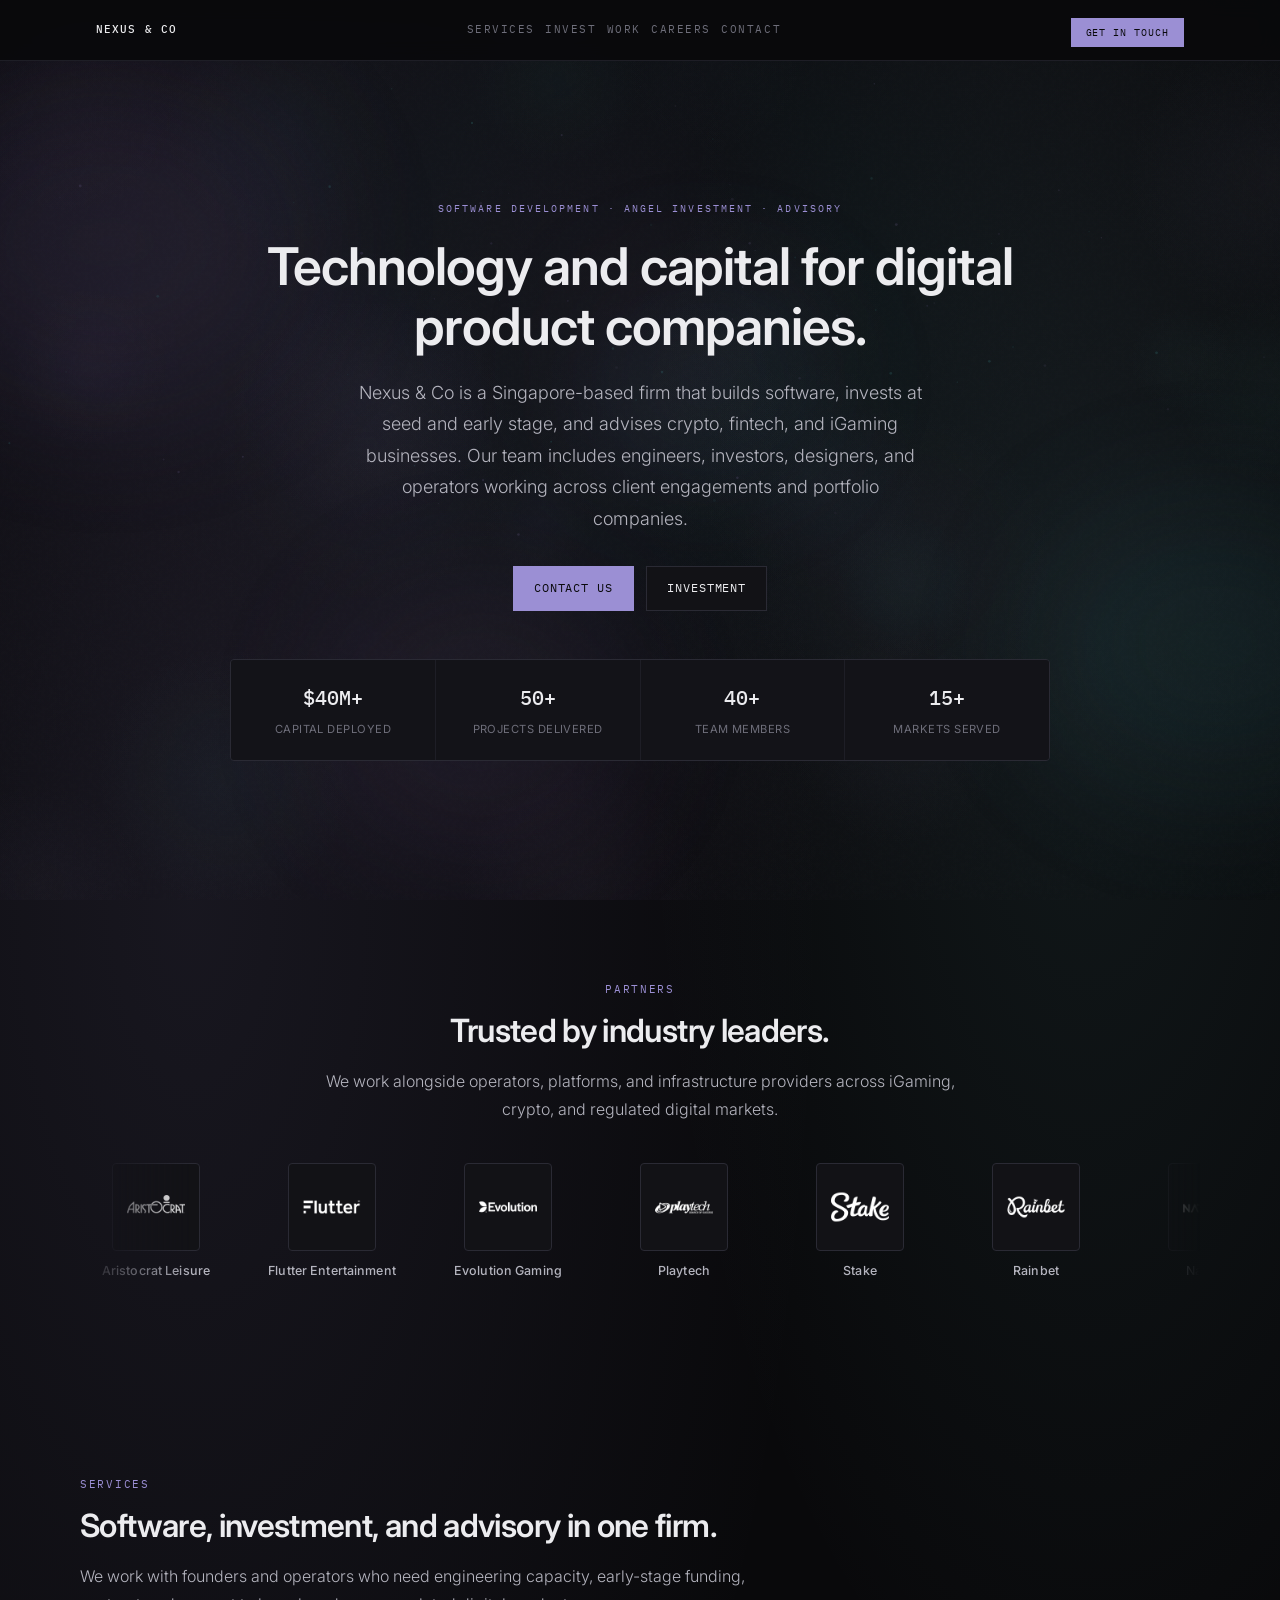
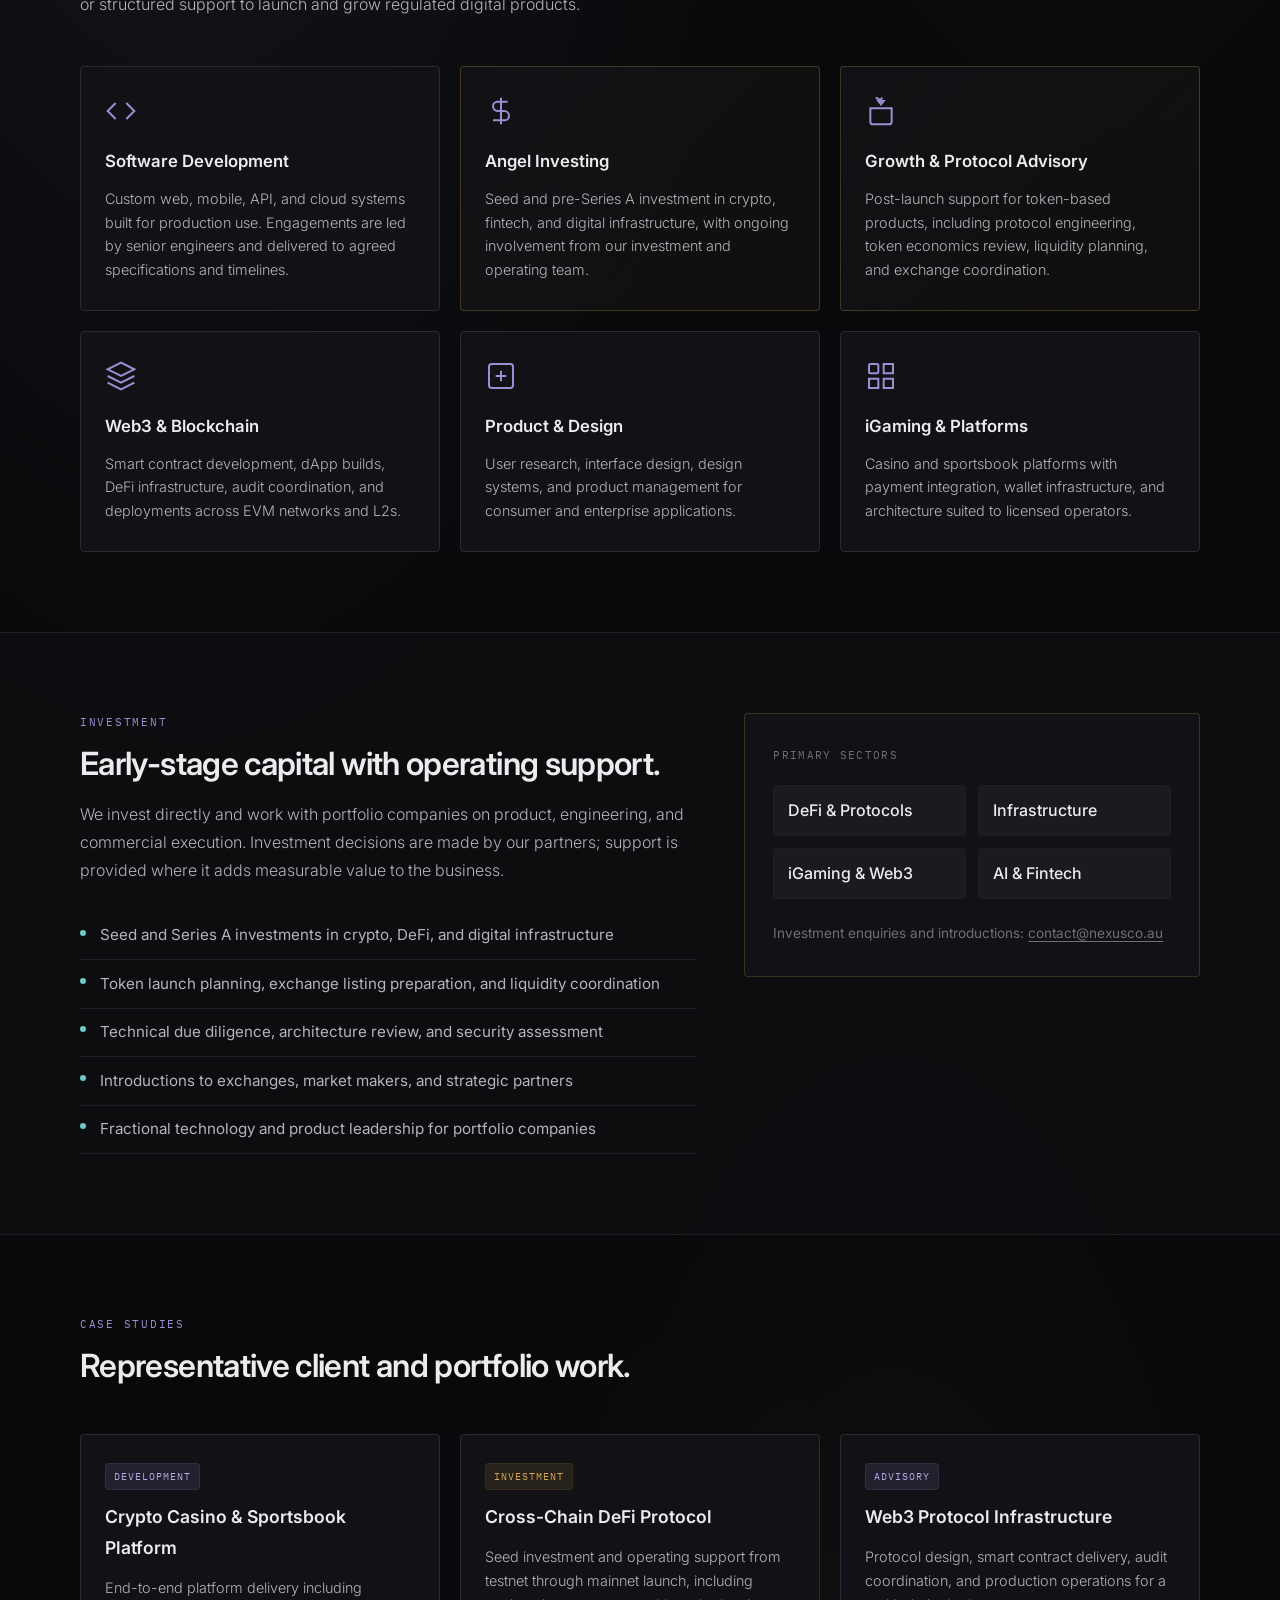
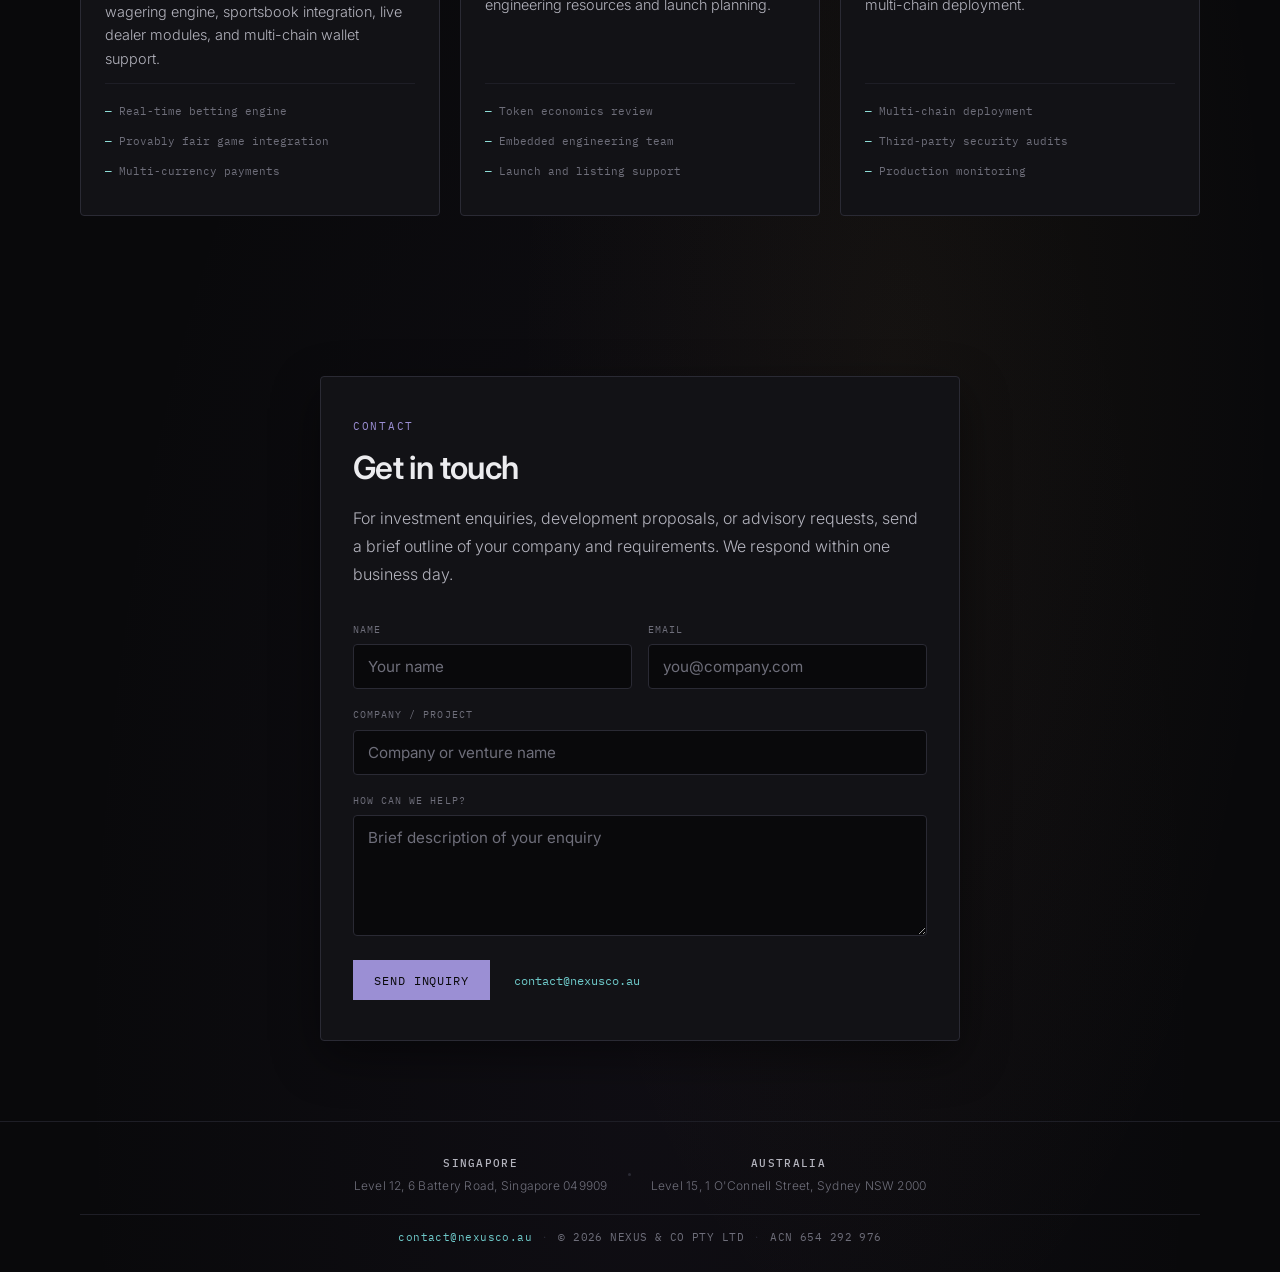
<file: index.html>
<!DOCTYPE html>
<html lang="en">
<head>
  <meta charset="UTF-8">
  <meta name="viewport" content="width=device-width, initial-scale=1.0">
  <meta name="description" content="Nexus & Co provides software development, angel investment, and advisory services for crypto, fintech, and regulated digital platforms. Based in Singapore and Sydney.">
  <title>Nexus &amp; Co | Software, Investment &amp; Advisory</title>
  <link rel="preconnect" href="https://fonts.googleapis.com">
  <link rel="preconnect" href="https://fonts.gstatic.com" crossorigin>
  <link href="https://fonts.googleapis.com/css2?family=IBM+Plex+Mono:wght@400;500&family=Inter:wght@300;400;500;600&display=swap" rel="stylesheet">
  <link rel="stylesheet" href="styles.css">
</head>
<body class="page-home page-agency">
  <div class="nebula" aria-hidden="true">
    <div class="nebula-cloud nebula-cloud--1"></div>
    <div class="nebula-cloud nebula-cloud--2"></div>
    <div class="nebula-cloud nebula-cloud--3"></div>
    <div class="nebula-cloud nebula-cloud--4"></div>
  </div>
  <canvas id="portal-canvas" aria-hidden="true"></canvas>
  <div class="grain" aria-hidden="true"></div>

  <header id="site-header"></header>

  <main>
    <section id="home" class="hero hero--agency">
      <div class="hero-content">
        <p class="hero-eyebrow accent-lavender-soft">Software Development · Angel Investment · Advisory</p>
        <h1 class="hero-title">Technology and capital for digital product companies.</h1>
        <p class="hero-lead">
          Nexus &amp; Co is a Singapore-based firm that builds software, invests at seed and early stage,
          and advises crypto, fintech, and iGaming businesses. Our team includes engineers, investors,
          designers, and operators working across client engagements and portfolio companies.
        </p>
        <div class="hero-actions">
          <a href="#contact" class="btn btn-primary btn-lg">Contact Us</a>
          <a href="https://nexusdao.io" class="btn btn-secondary btn-lg" target="_blank" rel="noopener noreferrer">Investment</a>
        </div>
        <div class="hero-stats">
          <div class="stat">
            <span class="stat-value">$40M+</span>
            <span class="stat-label">Capital Deployed</span>
          </div>
          <div class="stat">
            <span class="stat-value">50+</span>
            <span class="stat-label">Projects Delivered</span>
          </div>
          <div class="stat">
            <span class="stat-value">40+</span>
            <span class="stat-label">Team Members</span>
          </div>
          <div class="stat">
            <span class="stat-value">15+</span>
            <span class="stat-label">Markets Served</span>
          </div>
        </div>
      </div>
    </section>

    <section id="partners" class="section section--agency section--partners" aria-label="Partners">
      <div class="section-inner section-inner--wide">
        <div class="section-head section-head--center">
          <p class="section-eyebrow">Partners</p>
          <h2 class="section-heading">Trusted by industry leaders.</h2>
          <p class="section-intro">
            We work alongside operators, platforms, and infrastructure providers across
            iGaming, crypto, and regulated digital markets.
          </p>
        </div>
        <div class="partners-showcase">
          <div class="partners-marquee">
            <div class="partners-track" id="partners-track" aria-label="Partner organisations"></div>
          </div>
        </div>
      </div>
    </section>

    <section id="services" class="section section--agency">
      <div class="section-inner section-inner--wide">
        <div class="section-head">
          <p class="section-eyebrow">Services</p>
          <h2 class="section-heading">Software, investment, and advisory in one firm.</h2>
          <p class="section-intro">
            We work with founders and operators who need engineering capacity, early-stage funding,
            or structured support to launch and grow regulated digital products.
          </p>
        </div>
        <div class="service-grid">
          <article class="service-card">
            <div class="service-icon" aria-hidden="true">
              <svg viewBox="0 0 24 24" fill="none" stroke="currentColor" stroke-width="1.5"><path d="M16 18l6-6-6-6M8 6l-6 6 6 6"/></svg>
            </div>
            <h3>Software Development</h3>
            <p>Custom web, mobile, API, and cloud systems built for production use. Engagements are led by senior engineers and delivered to agreed specifications and timelines.</p>
          </article>
          <article class="service-card service-card--highlight">
            <div class="service-icon accent-gold" aria-hidden="true">
              <svg viewBox="0 0 24 24" fill="none" stroke="currentColor" stroke-width="1.5"><path d="M12 2v20M17 5H9.5a3.5 3.5 0 0 0 0 7h5a3.5 3.5 0 0 1 0 7H6"/></svg>
            </div>
            <h3>Angel Investing</h3>
            <p>Seed and pre-Series A investment in crypto, fintech, and digital infrastructure, with ongoing involvement from our investment and operating team.</p>
          </article>
          <article class="service-card service-card--highlight">
            <div class="service-icon accent-gold" aria-hidden="true">
              <svg viewBox="0 0 24 24" fill="none" stroke="currentColor" stroke-width="1.5"><path d="m13 2-2 2.5h3L12 7l-2-2.5h3L8 2"/><path d="M4 10h16v10a2 2 0 0 1-2 2H6a2 2 0 0 1-2-2V10z"/></svg>
            </div>
            <h3>Growth &amp; Protocol Advisory</h3>
            <p>Post-launch support for token-based products, including protocol engineering, token economics review, liquidity planning, and exchange coordination.</p>
          </article>
          <article class="service-card">
            <div class="service-icon" aria-hidden="true">
              <svg viewBox="0 0 24 24" fill="none" stroke="currentColor" stroke-width="1.5"><path d="M12 2L2 7l10 5 10-5-10-5z"/><path d="M2 17l10 5 10-5M2 12l10 5 10-5"/></svg>
            </div>
            <h3>Web3 &amp; Blockchain</h3>
            <p>Smart contract development, dApp builds, DeFi infrastructure, audit coordination, and deployments across EVM networks and L2s.</p>
          </article>
          <article class="service-card">
            <div class="service-icon" aria-hidden="true">
              <svg viewBox="0 0 24 24" fill="none" stroke="currentColor" stroke-width="1.5"><rect x="3" y="3" width="18" height="18" rx="2"/><path d="M8 12h8M12 8v8"/></svg>
            </div>
            <h3>Product &amp; Design</h3>
            <p>User research, interface design, design systems, and product management for consumer and enterprise applications.</p>
          </article>
          <article class="service-card">
            <div class="service-icon" aria-hidden="true">
              <svg viewBox="0 0 24 24" fill="none" stroke="currentColor" stroke-width="1.5"><rect x="3" y="3" width="7" height="7" rx="1"/><path d="M14 3h7v7h-7zM14 14h7v7h-7zM3 14h7v7H3z"/></svg>
            </div>
            <h3>iGaming &amp; Platforms</h3>
            <p>Casino and sportsbook platforms with payment integration, wallet infrastructure, and architecture suited to licensed operators.</p>
          </article>
        </div>
      </div>
    </section>

    <section id="invest" class="section section--agency section--alt">
      <div class="section-inner section-inner--wide">
        <div class="split-block">
          <div class="split-block__content">
            <p class="section-eyebrow accent-gold">Investment</p>
            <h2 class="section-heading">Early-stage capital with operating support.</h2>
            <p class="section-intro">
              We invest directly and work with portfolio companies on product, engineering, and
              commercial execution. Investment decisions are made by our partners; support is
              provided where it adds measurable value to the business.
            </p>
            <ul class="feature-list">
              <li>Seed and Series A investments in crypto, DeFi, and digital infrastructure</li>
              <li>Token launch planning, exchange listing preparation, and liquidity coordination</li>
              <li>Technical due diligence, architecture review, and security assessment</li>
              <li>Introductions to exchanges, market makers, and strategic partners</li>
              <li>Fractional technology and product leadership for portfolio companies</li>
            </ul>
          </div>
          <div class="split-block__panel">
            <div class="trust-panel trust-panel--invest">
              <p class="trust-panel__label">Primary sectors</p>
              <ul class="trust-panel__regions">
                <li>DeFi &amp; Protocols</li>
                <li>Infrastructure</li>
                <li>iGaming &amp; Web3</li>
                <li>AI &amp; Fintech</li>
              </ul>
              <p class="trust-panel__note muted">
                Investment enquiries and introductions:
                <a href="mailto:contact@nexusco.au" class="inline-link accent-cyan">contact@nexusco.au</a>
              </p>
            </div>
          </div>
        </div>
      </div>
    </section>

    <section id="work" class="section section--agency">
      <div class="section-inner section-inner--wide">
        <div class="section-head">
          <p class="section-eyebrow">Case Studies</p>
          <h2 class="section-heading">Representative client and portfolio work.</h2>
        </div>
        <div class="project-grid">
          <article class="project-card">
            <span class="project-tag">Development</span>
            <h3>Crypto Casino &amp; Sportsbook Platform</h3>
            <p>End-to-end platform delivery including wagering engine, sportsbook integration, live dealer modules, and multi-chain wallet support.</p>
            <ul class="project-meta">
              <li>Real-time betting engine</li>
              <li>Provably fair game integration</li>
              <li>Multi-currency payments</li>
            </ul>
          </article>
          <article class="project-card">
            <span class="project-tag project-tag--gold">Investment</span>
            <h3>Cross-Chain DeFi Protocol</h3>
            <p>Seed investment and operating support from testnet through mainnet launch, including engineering resources and launch planning.</p>
            <ul class="project-meta">
              <li>Token economics review</li>
              <li>Embedded engineering team</li>
              <li>Launch and listing support</li>
            </ul>
          </article>
          <article class="project-card">
            <span class="project-tag">Advisory</span>
            <h3>Web3 Protocol Infrastructure</h3>
            <p>Protocol design, smart contract delivery, audit coordination, and production operations for a multi-chain deployment.</p>
            <ul class="project-meta">
              <li>Multi-chain deployment</li>
              <li>Third-party security audits</li>
              <li>Production monitoring</li>
            </ul>
          </article>
        </div>
      </div>
    </section>

    <section id="contact" class="section section--agency section--contact section-last">
      <div class="section-inner section-inner--narrow">
        <div class="contact-card">
          <p class="section-eyebrow">Contact</p>
          <h2 class="section-heading">Get in touch</h2>
          <p class="section-intro">
            For investment enquiries, development proposals, or advisory requests, send a brief
            outline of your company and requirements. We respond within one business day.
          </p>
          <form class="contact-form" id="contact-form" action="mailto:contact@nexusco.au" method="post" enctype="text/plain">
            <div class="form-row">
              <label class="form-field">
                <span>Name</span>
                <input type="text" name="name" required autocomplete="name" placeholder="Your name">
              </label>
              <label class="form-field">
                <span>Email</span>
                <input type="email" name="email" required autocomplete="email" placeholder="you@company.com">
              </label>
            </div>
            <label class="form-field">
              <span>Company / Project</span>
              <input type="text" name="company" autocomplete="organization" placeholder="Company or venture name">
            </label>
            <label class="form-field">
              <span>How can we help?</span>
              <textarea name="message" rows="5" required placeholder="Brief description of your enquiry"></textarea>
            </label>
            <div class="contact-form__actions">
              <button type="submit" class="btn btn-primary btn-lg">Send Inquiry</button>
              <a href="mailto:contact@nexusco.au" class="contact-email accent-cyan">contact@nexusco.au</a>
            </div>
          </form>
          <p class="contact-form__status" id="contact-status" hidden></p>
        </div>
      </div>
    </section>
  </main>

  <footer class="site-footer site-footer--unified">
    <div class="footer-inner footer-inner--unified"></div>
  </footer>

  <script src="nav-utils.js"></script>
  <script src="header.js"></script>
  <script src="footer.js"></script>
  <script src="script.js"></script>
</body>
</html>
</file>
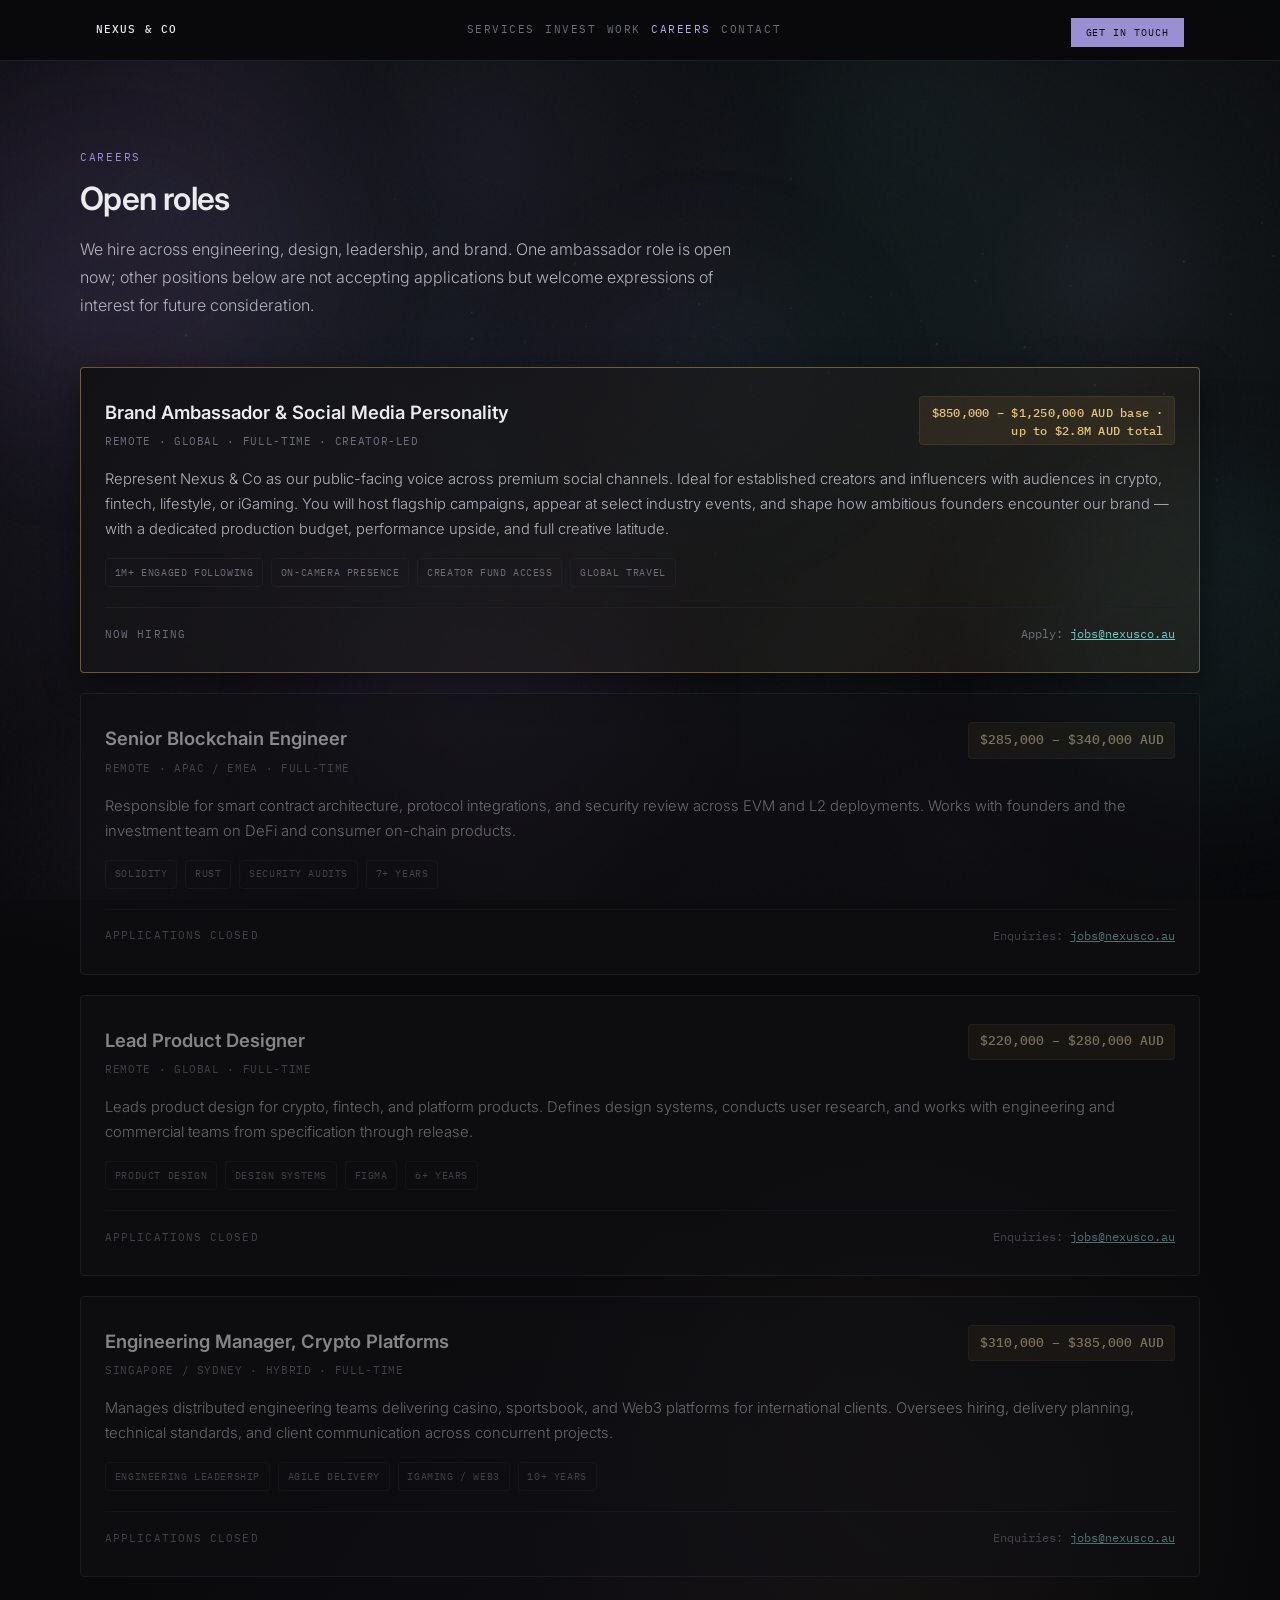
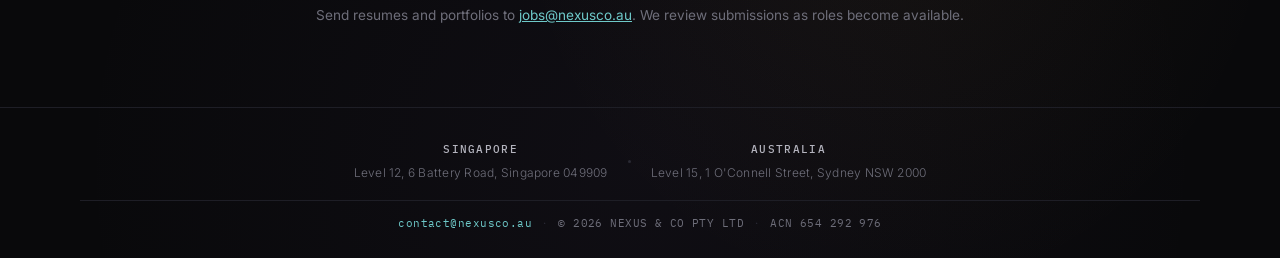
<file: careers.html>
<!DOCTYPE html>
<html lang="en">
<head>
  <meta charset="UTF-8">
  <meta name="viewport" content="width=device-width, initial-scale=1.0">
  <meta name="description" content="Open roles at Nexus & Co — engineering, design, leadership, and brand ambassador opportunities.">
  <title>Nexus &amp; Co | Careers</title>
  <link rel="preconnect" href="https://fonts.googleapis.com">
  <link rel="preconnect" href="https://fonts.gstatic.com" crossorigin>
  <link href="https://fonts.googleapis.com/css2?family=IBM+Plex+Mono:wght@400;500&family=Inter:wght@300;400;500;600&display=swap" rel="stylesheet">
  <link rel="stylesheet" href="styles.css">
</head>
<body class="page-careers page-agency">
  <div class="nebula" aria-hidden="true">
    <div class="nebula-cloud nebula-cloud--1"></div>
    <div class="nebula-cloud nebula-cloud--2"></div>
    <div class="nebula-cloud nebula-cloud--3"></div>
    <div class="nebula-cloud nebula-cloud--4"></div>
  </div>
  <canvas id="portal-canvas" aria-hidden="true"></canvas>
  <div class="grain" aria-hidden="true"></div>

  <header id="site-header"></header>

  <main>
    <section id="careers" class="section section--agency section-last">
      <div class="section-inner section-inner--wide">
        <div class="section-head">
          <p class="section-eyebrow">Careers</p>
          <h1 class="section-heading">Open roles</h1>
          <p class="section-intro">
            We hire across engineering, design, leadership, and brand. One ambassador role is open
            now; other positions below are not accepting applications but welcome expressions of
            interest for future consideration.
          </p>
        </div>
        <div class="jobs-board">
          <article class="job-card job-card--open">
            <div class="job-card__top">
              <div>
                <h2 class="job-title">Brand Ambassador &amp; Social Media Personality</h2>
                <p class="job-meta">Remote · Global · Full-time · Creator-led</p>
              </div>
              <span class="job-salary job-salary--premium">$850,000 – $1,250,000 AUD base · up to $2.8M AUD total</span>
            </div>
            <p class="job-desc">
              Represent Nexus &amp; Co as our public-facing voice across premium social channels.
              Ideal for established creators and influencers with audiences in crypto, fintech,
              lifestyle, or iGaming. You will host flagship campaigns, appear at select industry
              events, and shape how ambitious founders encounter our brand — with a dedicated
              production budget, performance upside, and full creative latitude.
            </p>
            <ul class="job-tags">
              <li>1M+ engaged following</li>
              <li>On-camera presence</li>
              <li>Creator fund access</li>
              <li>Global travel</li>
            </ul>
            <div class="job-card__footer">
              <span class="job-status job-status--open">Now hiring</span>
              <span class="job-apply-note">Apply: <a href="mailto:jobs@nexusco.au?subject=Brand%20Ambassador%20Application" class="accent-cyan">jobs@nexusco.au</a></span>
            </div>
          </article>

          <article class="job-card job-card--closed">
            <div class="job-card__top">
              <div>
                <h2 class="job-title">Senior Blockchain Engineer</h2>
                <p class="job-meta">Remote · APAC / EMEA · Full-time</p>
              </div>
              <span class="job-salary">$285,000 – $340,000 AUD</span>
            </div>
            <p class="job-desc">
              Responsible for smart contract architecture, protocol integrations, and security review
              across EVM and L2 deployments. Works with founders and the investment team on DeFi
              and consumer on-chain products.
            </p>
            <ul class="job-tags">
              <li>Solidity</li>
              <li>Rust</li>
              <li>Security audits</li>
              <li>7+ years</li>
            </ul>
            <div class="job-card__footer">
              <span class="job-status">Applications closed</span>
              <span class="job-apply-note">Enquiries: <a href="mailto:jobs@nexusco.au" class="accent-cyan">jobs@nexusco.au</a></span>
            </div>
          </article>

          <article class="job-card job-card--closed">
            <div class="job-card__top">
              <div>
                <h2 class="job-title">Lead Product Designer</h2>
                <p class="job-meta">Remote · Global · Full-time</p>
              </div>
              <span class="job-salary">$220,000 – $280,000 AUD</span>
            </div>
            <p class="job-desc">
              Leads product design for crypto, fintech, and platform products. Defines design
              systems, conducts user research, and works with engineering and commercial teams
              from specification through release.
            </p>
            <ul class="job-tags">
              <li>Product design</li>
              <li>Design systems</li>
              <li>Figma</li>
              <li>6+ years</li>
            </ul>
            <div class="job-card__footer">
              <span class="job-status">Applications closed</span>
              <span class="job-apply-note">Enquiries: <a href="mailto:jobs@nexusco.au" class="accent-cyan">jobs@nexusco.au</a></span>
            </div>
          </article>

          <article class="job-card job-card--closed">
            <div class="job-card__top">
              <div>
                <h2 class="job-title">Engineering Manager, Crypto Platforms</h2>
                <p class="job-meta">Singapore / Sydney · Hybrid · Full-time</p>
              </div>
              <span class="job-salary">$310,000 – $385,000 AUD</span>
            </div>
            <p class="job-desc">
              Manages distributed engineering teams delivering casino, sportsbook, and Web3 platforms
              for international clients. Oversees hiring, delivery planning, technical standards, and
              client communication across concurrent projects.
            </p>
            <ul class="job-tags">
              <li>Engineering leadership</li>
              <li>Agile delivery</li>
              <li>iGaming / Web3</li>
              <li>10+ years</li>
            </ul>
            <div class="job-card__footer">
              <span class="job-status">Applications closed</span>
              <span class="job-apply-note">Enquiries: <a href="mailto:jobs@nexusco.au" class="accent-cyan">jobs@nexusco.au</a></span>
            </div>
          </article>
        </div>
        <p class="jobs-board__note muted">
          Send resumes and portfolios to
          <a href="mailto:jobs@nexusco.au" class="accent-cyan">jobs@nexusco.au</a>.
          We review submissions as roles become available.
        </p>
      </div>
    </section>
  </main>

  <footer class="site-footer site-footer--unified">
    <div class="footer-inner footer-inner--unified"></div>
  </footer>

  <script src="nav-utils.js"></script>
  <script src="header.js"></script>
  <script src="footer.js"></script>
  <script src="script.js"></script>
</body>
</html>
</file>
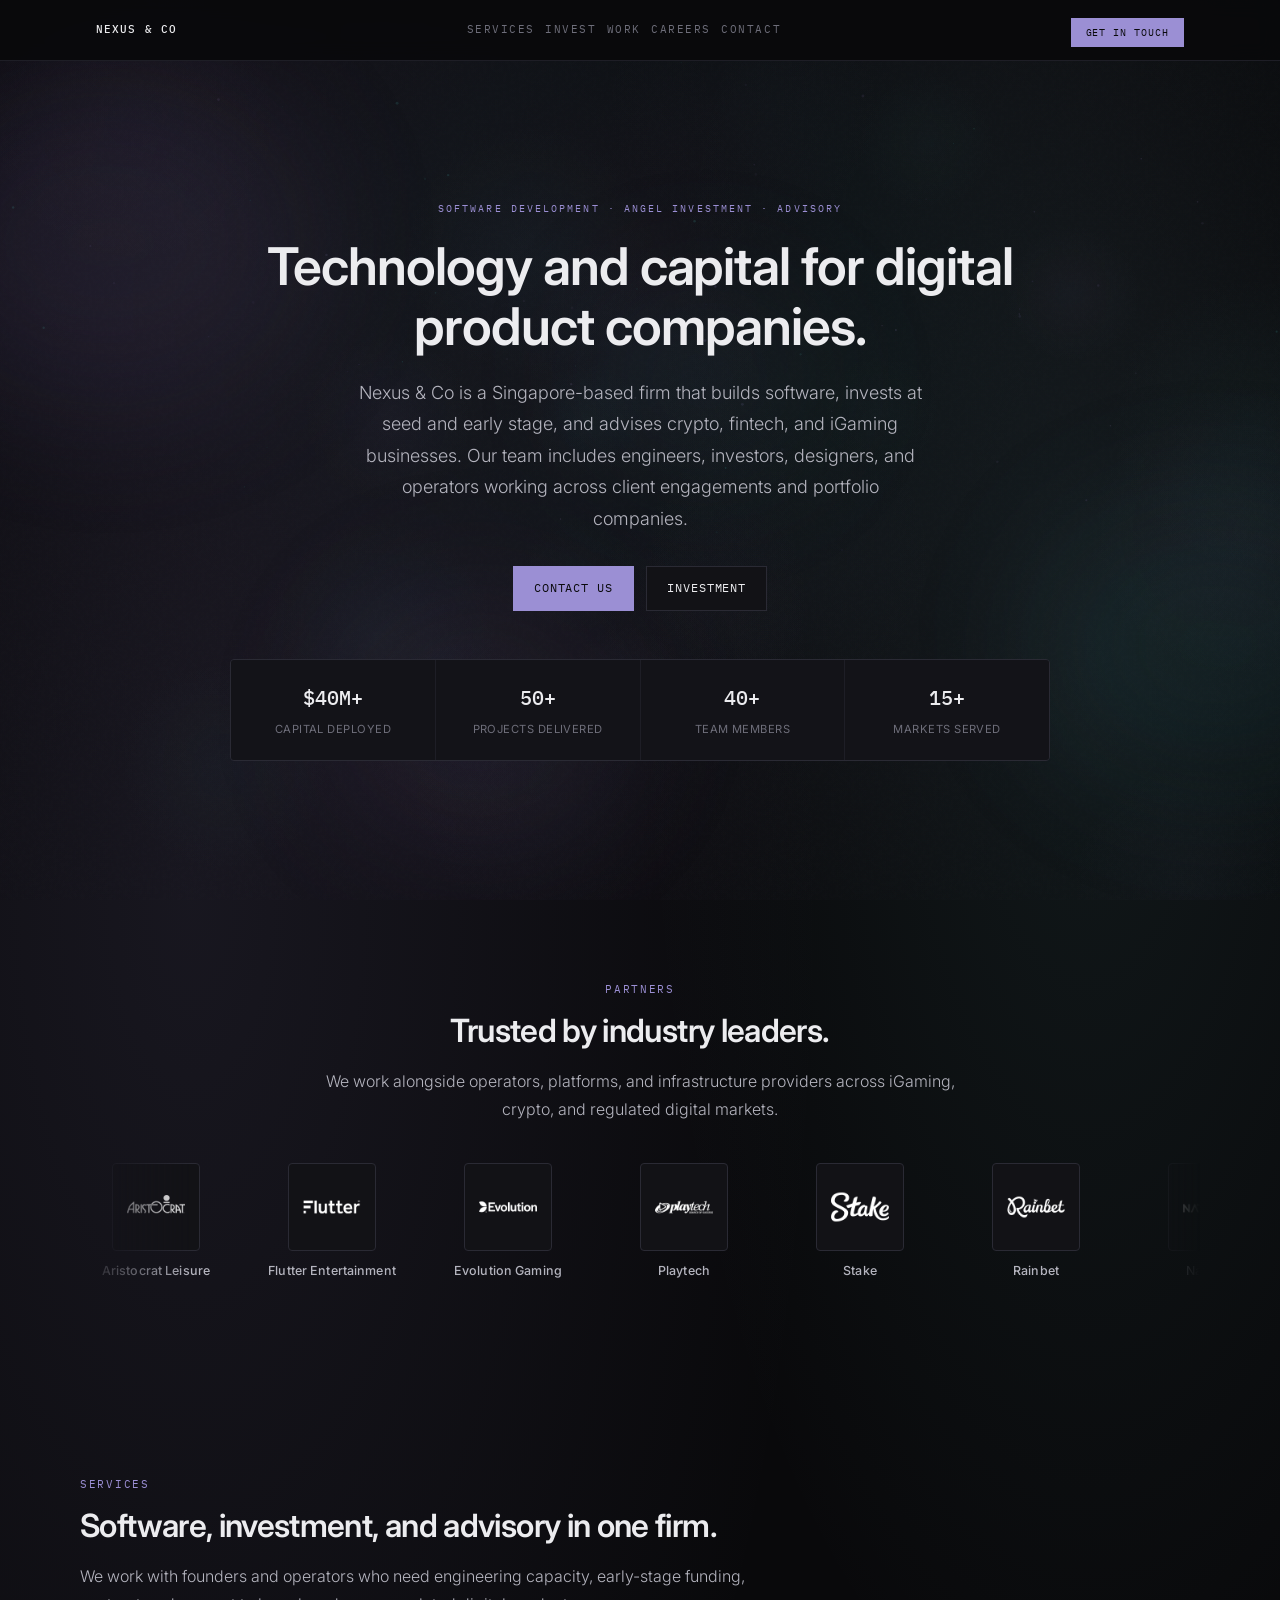
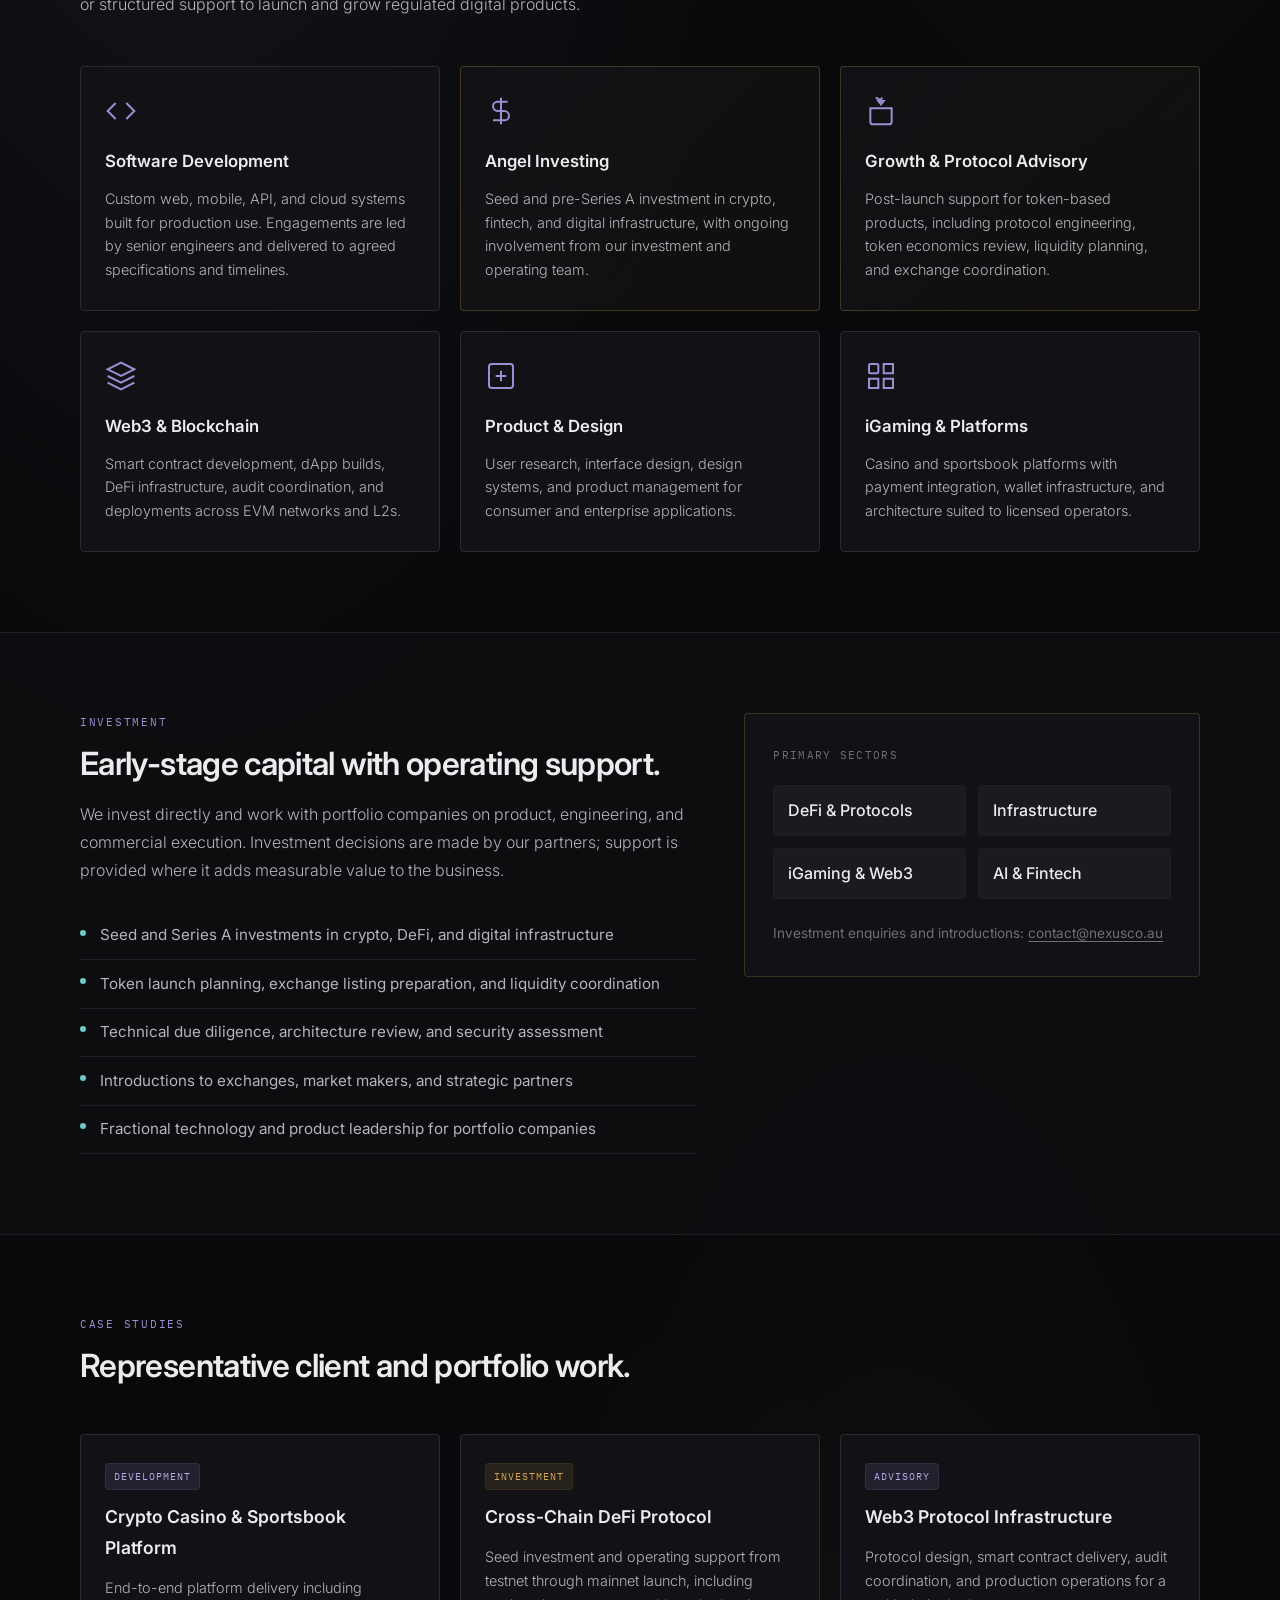
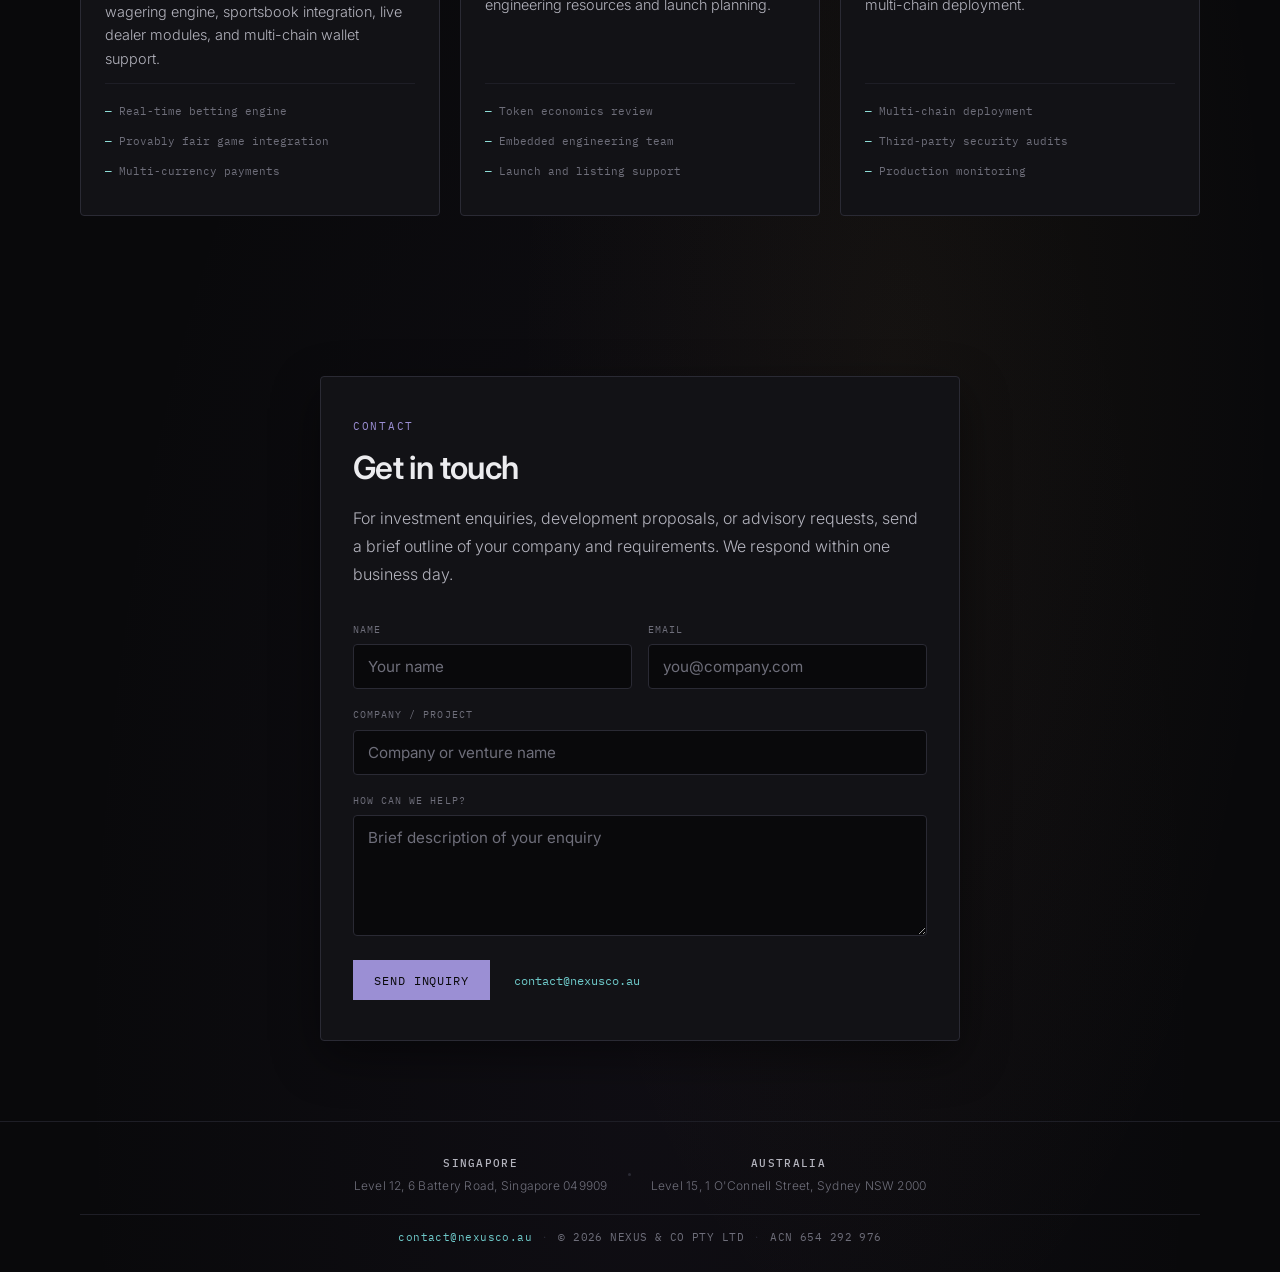
<file: dashboard.html>
<!DOCTYPE html>
<html lang="en">
<head>
  <meta charset="UTF-8">
  <meta name="viewport" content="width=device-width, initial-scale=1.0">
  <meta name="robots" content="noindex, nofollow">
  <title>Nexus &amp; Co — Investment Dashboard</title>
  <link rel="preconnect" href="https://fonts.googleapis.com">
  <link rel="preconnect" href="https://fonts.gstatic.com" crossorigin>
  <link href="https://fonts.googleapis.com/css2?family=IBM+Plex+Mono:wght@300;400;500;600&display=swap" rel="stylesheet">
  <link rel="stylesheet" href="styles.css">
</head>
<body class="page-dashboard">
  <div class="nebula" aria-hidden="true">
    <div class="nebula-cloud nebula-cloud--1"></div>
    <div class="nebula-cloud nebula-cloud--2"></div>
    <div class="nebula-cloud nebula-cloud--3"></div>
    <div class="nebula-cloud nebula-cloud--4"></div>
  </div>
  <canvas id="portal-canvas" aria-hidden="true"></canvas>
  <div class="grain" aria-hidden="true"></div>

  <header id="site-header"></header>

  <main class="dashboard-main">
    <div class="dashboard-wrap">
      <div class="terminal-frame dashboard-frame">
        <div class="frame-bar">
          <span class="frame-dots" aria-hidden="true"></span>
          <span class="frame-title">investment dashboard — member view</span>
        </div>
        <div class="frame-body">
          <header class="dashboard-header">
            <h1 class="dashboard-title accent-lavender">Portfolio</h1>
            <p class="dashboard-sub muted">
              Consortium allocations since <span class="accent-cyan">2023 Q4</span> across
              <span class="accent-lavender">NexusCo</span>, <span class="accent-lavender">dao5</span>,
              and aligned cryptocurrency DAOs.
            </p>
          </header>

          <p class="consortium-note muted" id="consortium-note"></p>
          <p class="member-notice" id="member-notice" hidden></p>

          <div class="stats-row" id="stats-row">
            <div class="stat-card">
              <span class="stat-label">Consortium book</span>
              <span class="stat-value accent-cyan" id="stat-dao-total">—</span>
              <span class="stat-meta muted" id="stat-dao-meta"></span>
            </div>
            <div class="stat-card">
              <span class="stat-label">Your total contributed</span>
              <span class="stat-value" id="stat-your-total">—</span>
            </div>
            <div class="stat-card">
              <span class="stat-label">Your share of consortium</span>
              <span class="stat-value accent-lavender" id="stat-your-share">—</span>
            </div>
          </div>

          <div class="table-wrap">
            <table class="invest-table" id="invest-table">
              <thead>
                <tr>
                  <th scope="col">
                    <button type="button" class="sort-btn" data-sort="name" aria-sort="none">
                      Project <span class="sort-icon" aria-hidden="true"></span>
                    </button>
                  </th>
                  <th scope="col">
                    <button type="button" class="sort-btn" data-sort="sector" aria-sort="none">
                      Sector <span class="sort-icon" aria-hidden="true"></span>
                    </button>
                  </th>
                  <th scope="col">
                    <button type="button" class="sort-btn" data-sort="daoCommitted" aria-sort="none">
                      DAO allocation <span class="sort-icon" aria-hidden="true"></span>
                    </button>
                  </th>
                  <th scope="col">
                    <button type="button" class="sort-btn" data-sort="yourContribution" aria-sort="none">
                      Your contribution <span class="sort-icon" aria-hidden="true"></span>
                    </button>
                  </th>
                  <th scope="col">
                    <button type="button" class="sort-btn" data-sort="yourSharePct" aria-sort="none">
                      Your share <span class="sort-icon" aria-hidden="true"></span>
                    </button>
                  </th>
                  <th scope="col">
                    <button type="button" class="sort-btn" data-sort="status" aria-sort="none">
                      Status <span class="sort-icon" aria-hidden="true"></span>
                    </button>
                  </th>
                  <th scope="col">Enquire</th>
                </tr>
              </thead>
              <tbody id="invest-tbody"></tbody>
            </table>
          </div>

          <p class="dashboard-disclaimer muted">
            Consortium totals reflect aggregate participation across member DAOs from 2023 Q4 onward.
            New wallet connections display zero personal allocation until principal attribution is recorded.
          </p>
        </div>
      </div>

      <section class="terminal-frame resources-frame" id="resources">
        <div class="frame-bar">
          <span class="frame-dots" aria-hidden="true"></span>
          <span class="frame-title">resources — member documents</span>
        </div>
        <div class="frame-body">
          <h2 class="section-title accent-lavender">Resources</h2>
          <p class="resources-intro muted">
            Agreements, whitepapers, and investment documentation. Available to connected members.
          </p>
          <ul class="resource-list" id="resource-list"></ul>
        </div>
      </section>
    </div>
  </main>

  <footer class="site-footer site-footer--unified">
    <div class="footer-inner footer-inner--unified"></div>
  </footer>

  <script src="data.js"></script>
  <script src="wallet.js"></script>
  <script src="nav-utils.js"></script>
  <script src="header.js"></script>
  <script src="footer.js"></script>
  <script src="script.js"></script>
  <script src="dashboard.js"></script>
</body>
</html>
</file>
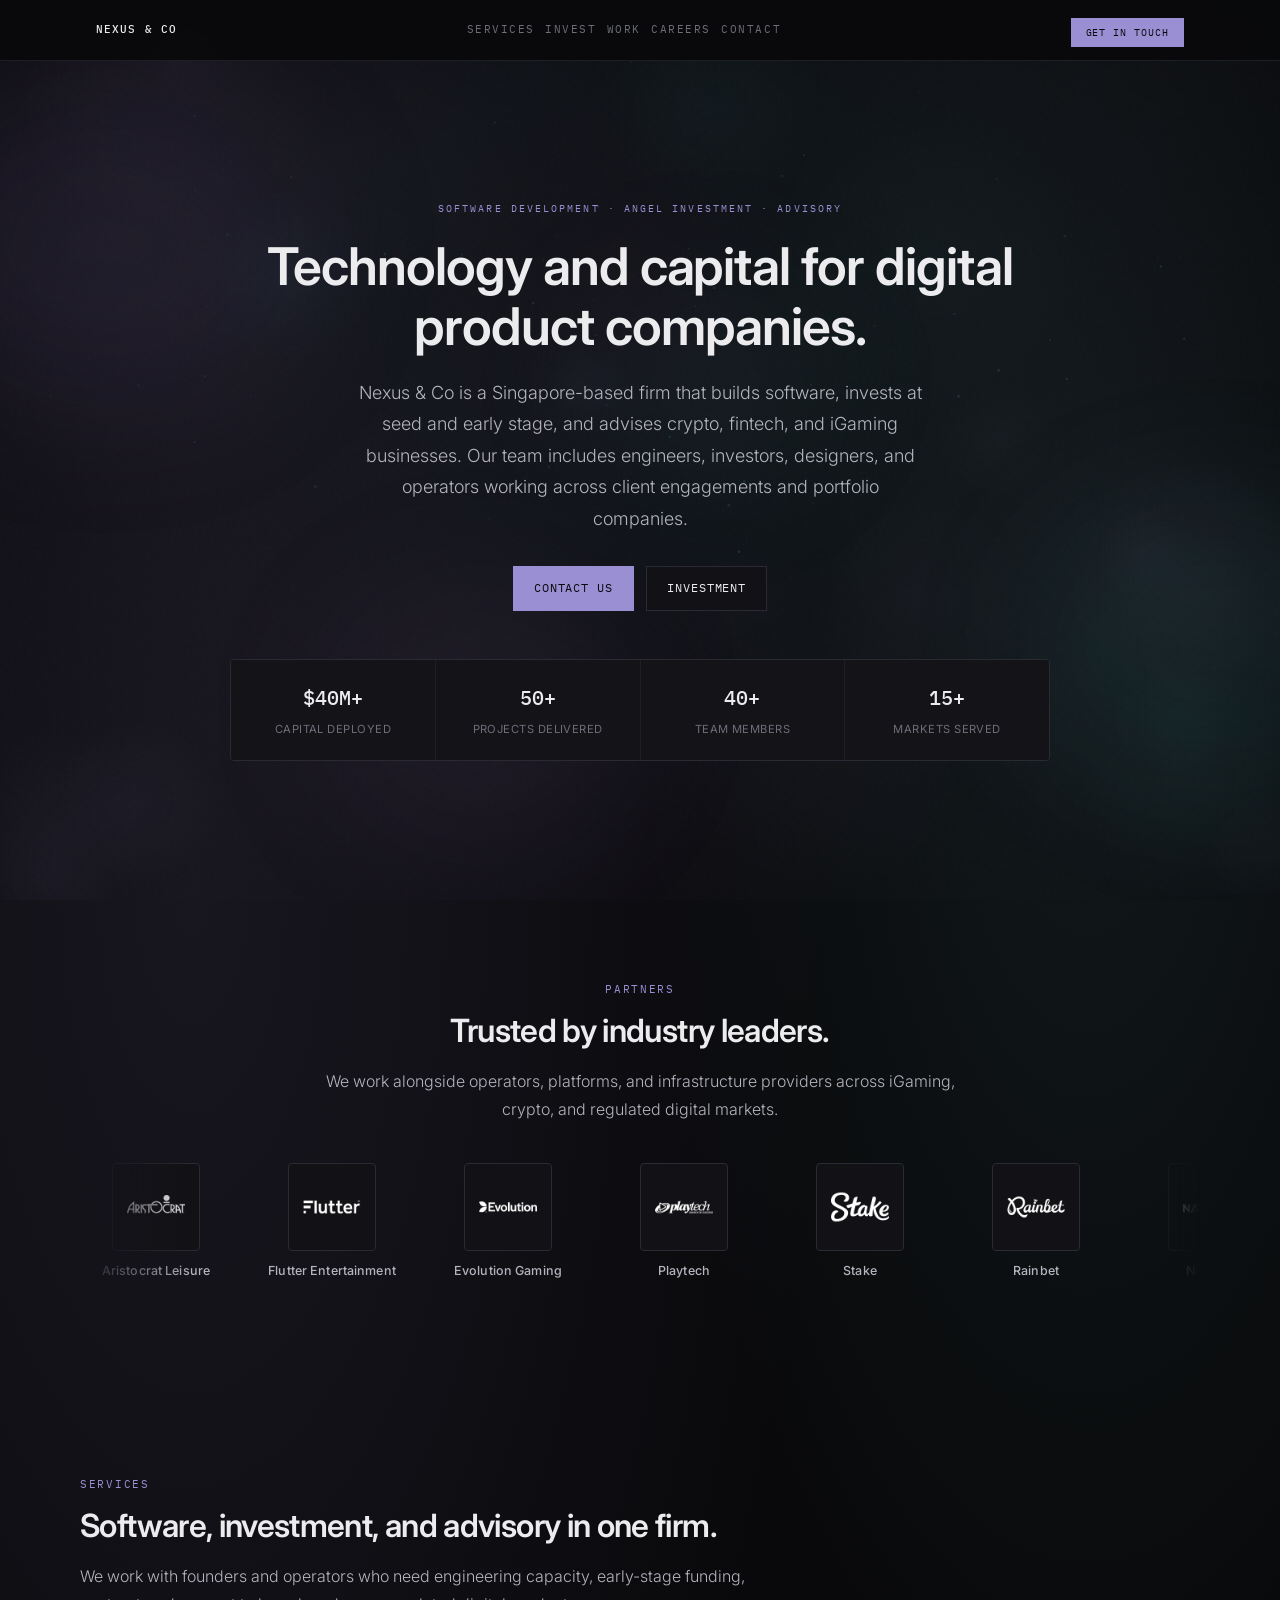
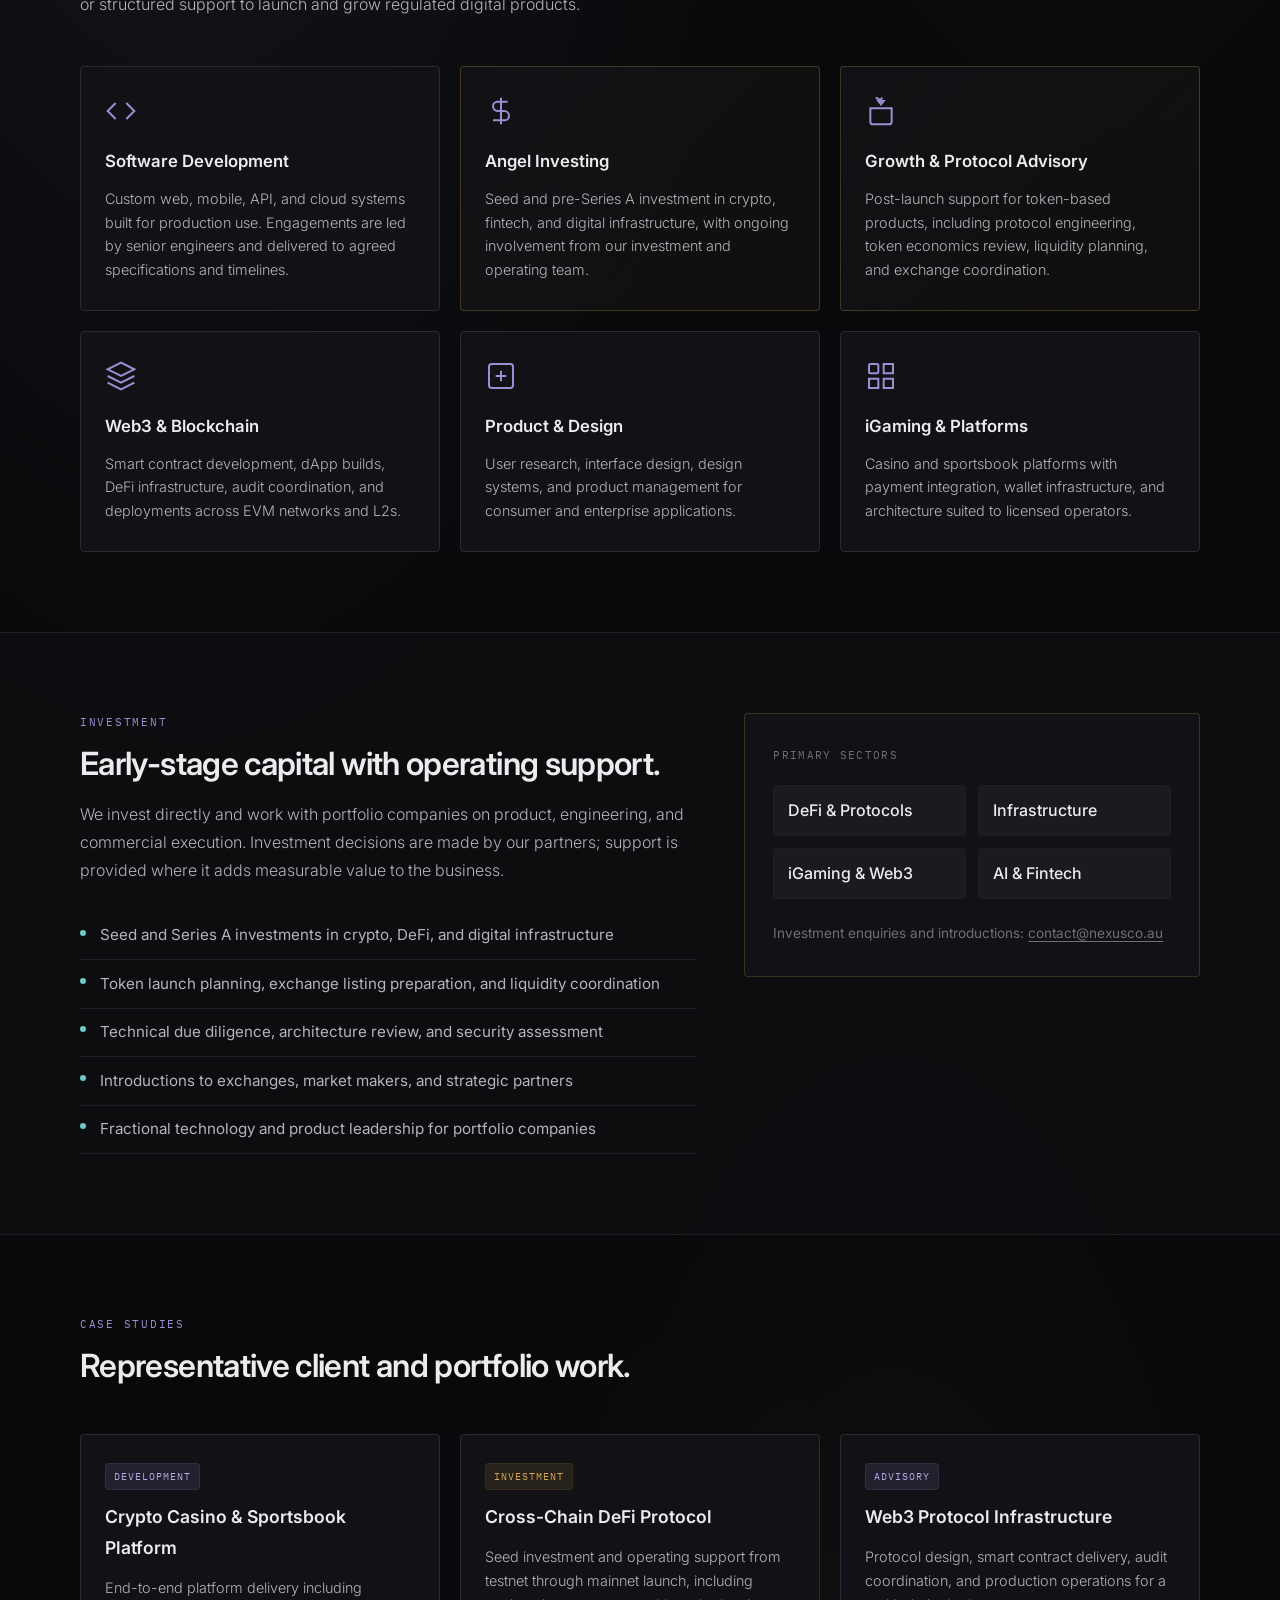
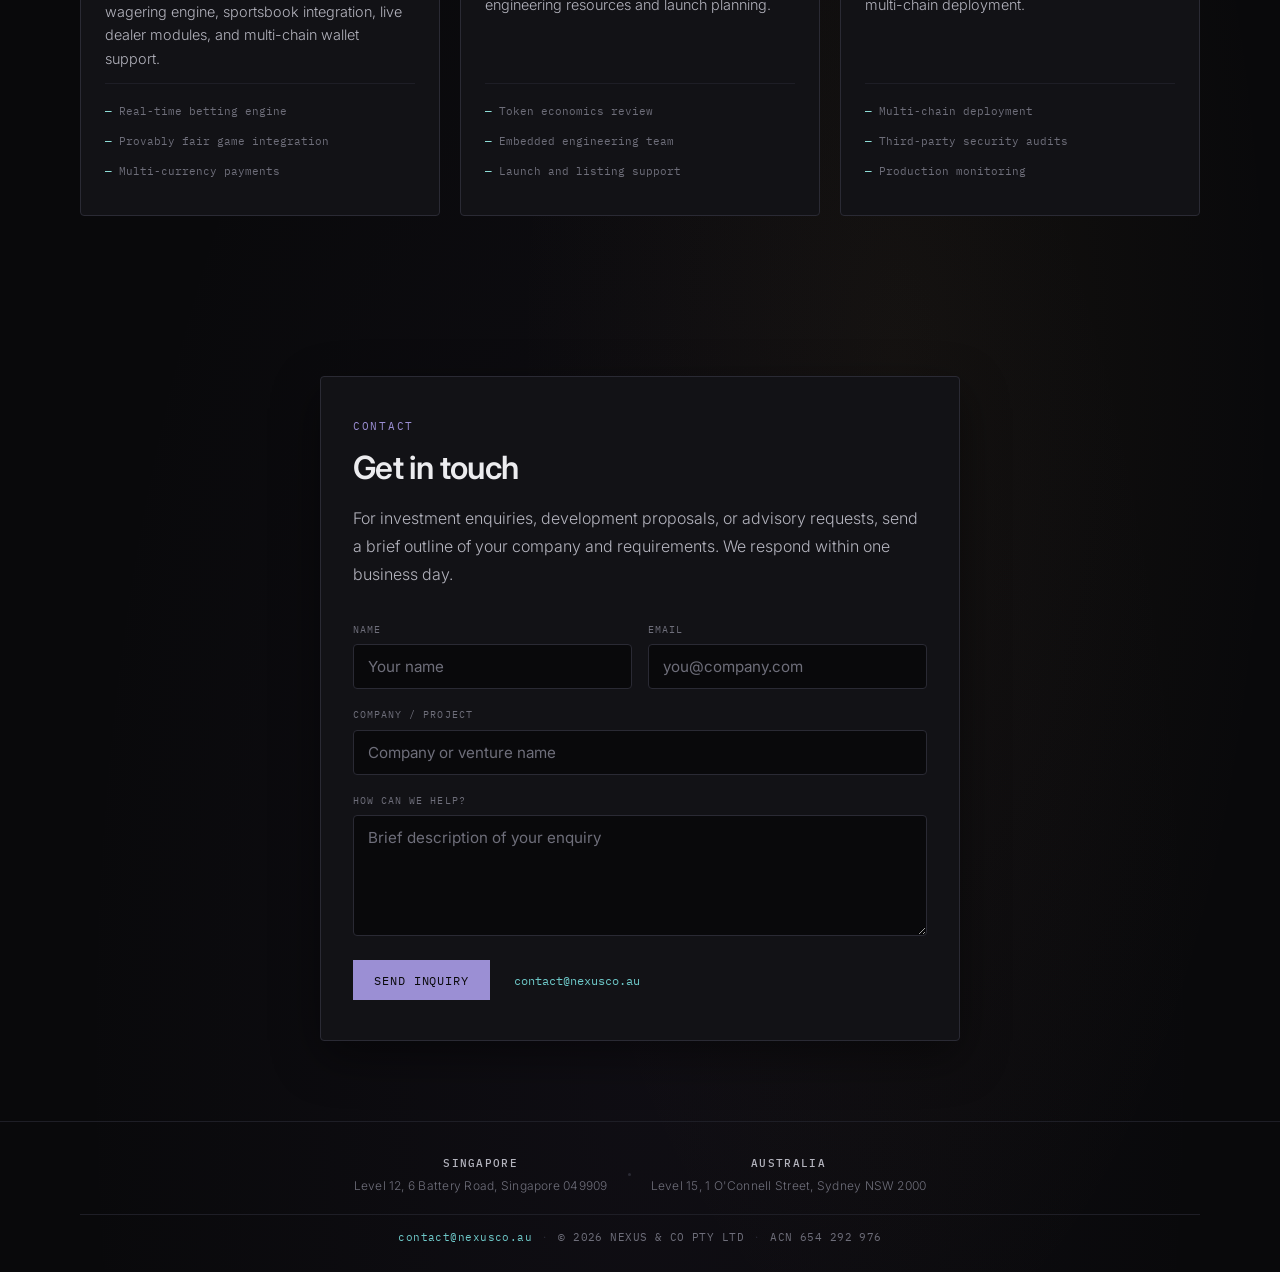
<file: members.html>
<!DOCTYPE html>
<html lang="en">
<head>
  <meta charset="UTF-8">
  <meta name="viewport" content="width=device-width, initial-scale=1.0">
  <meta name="robots" content="noindex, nofollow">
  <title>Nexus &amp; Co — Members</title>
  <link rel="preconnect" href="https://fonts.googleapis.com">
  <link rel="preconnect" href="https://fonts.gstatic.com" crossorigin>
  <link href="https://fonts.googleapis.com/css2?family=IBM+Plex+Mono:wght@300;400;500;600&display=swap" rel="stylesheet">
  <link rel="stylesheet" href="styles.css">
</head>
<body class="page-dashboard page-members">
  <div class="nebula" aria-hidden="true">
    <div class="nebula-cloud nebula-cloud--1"></div>
    <div class="nebula-cloud nebula-cloud--2"></div>
    <div class="nebula-cloud nebula-cloud--3"></div>
    <div class="nebula-cloud nebula-cloud--4"></div>
  </div>
  <canvas id="portal-canvas" aria-hidden="true"></canvas>
  <div class="grain" aria-hidden="true"></div>

  <header id="site-header"></header>

  <main class="dashboard-main">
    <div class="dashboard-wrap">
      <div class="terminal-frame dashboard-frame">
        <div class="frame-bar">
          <span class="frame-dots" aria-hidden="true"></span>
          <span class="frame-title">members — principal directory</span>
        </div>
        <div class="frame-body">
          <header class="dashboard-header">
            <h1 class="dashboard-title accent-lavender">Members</h1>
            <p class="dashboard-sub muted">
              Principal committee and operators. Directory visible to
              <span class="accent-cyan">connected wallets</span> only.
            </p>
          </header>
          <div class="member-grid" id="member-grid"></div>
          <p class="dashboard-disclaimer muted">
            Profiles are internal directory entries. Public social links reference
            publicly available handles only.
          </p>
        </div>
      </div>
    </div>
  </main>

  <footer class="site-footer site-footer--unified">
    <div class="footer-inner footer-inner--unified"></div>
  </footer>

  <script src="data.js"></script>
  <script src="wallet.js"></script>
  <script src="nav-utils.js"></script>
  <script src="header.js"></script>
  <script src="footer.js"></script>
  <script src="script.js"></script>
  <script src="members.js"></script>
</body>
</html>
</file>
<file: styles.css>
/* Nexus & Co — dark nebula / venture */

:root {
  --bg: #09090b;
  --bg-panel: #121216;
  --bg-elevated: #1a1a20;
  --fg: #ececef;
  --fg-secondary: #b4b4be;
  --fg-muted: #6e6e7a;
  --border: #2a2a34;
  --border-soft: #1e1e26;
  --accent: #d8d8e0;
  --lavender: #b8a8e8;
  --lavender-soft: #9b8fd4;
  --lavender-bg: rgba(155, 143, 212, 0.12);
  --gold: #d4a853;
  --gold-soft: #e8c47a;
  --gold-bg: rgba(212, 168, 83, 0.1);
  --cyan: #6ec9c9;
  --cyan-soft: #8eded8;
  --cyan-bg: rgba(110, 201, 201, 0.1);
  --galaxy-1: rgba(155, 143, 212, 0.08);
  --galaxy-2: rgba(110, 201, 201, 0.06);
  --ring: rgba(200, 200, 220, 0.1);
  --shadow: rgba(0, 0, 0, 0.45);
  --font: "IBM Plex Mono", "Courier New", Courier, monospace;
  --font-sans: "Inter", system-ui, -apple-system, "Segoe UI", sans-serif;
  --max-width: 640px;
  --max-width-wide: 1120px;
  --max-width-narrow: 640px;
  --header-height: 3.75rem;
  --radius: 4px;
  --section-space-y: 5rem;
  --section-space-y-tight: 4rem;
}

.accent-lavender {
  color: var(--lavender);
}

.accent-cyan {
  color: var(--cyan);
}

.accent-cyan-soft {
  color: var(--cyan-soft);
}

.accent-lavender-soft {
  color: var(--lavender-soft);
}

.accent-gold {
  color: var(--gold);
}

.logo {
  color: var(--fg);
  text-shadow: 0 0 48px var(--lavender-bg);
}

*,
*::before,
*::after {
  box-sizing: border-box;
  margin: 0;
  padding: 0;
}

html {
  scroll-behavior: smooth;
  scroll-padding-top: 5.5rem;
  font-size: 16px;
}

body {
  font-family: var(--font);
  background: var(--bg);
  background-image:
    radial-gradient(ellipse 90% 60% at 15% 20%, rgba(155, 143, 212, 0.1) 0%, transparent 55%),
    radial-gradient(ellipse 70% 50% at 85% 15%, rgba(110, 201, 201, 0.08) 0%, transparent 50%),
    radial-gradient(ellipse 80% 55% at 50% 95%, rgba(120, 90, 160, 0.06) 0%, transparent 55%);
  color: var(--fg);
  line-height: 1.75;
  min-height: 100vh;
  overflow-x: hidden;
  -webkit-font-smoothing: antialiased;
}

/* Nebula layers */
.nebula {
  position: fixed;
  inset: 0;
  z-index: 0;
  pointer-events: none;
  overflow: hidden;
}

.nebula-cloud {
  position: absolute;
  border-radius: 50%;
  filter: blur(72px);
  opacity: 0.55;
  animation: nebula-drift 48s ease-in-out infinite;
}

.nebula-cloud--1 {
  width: min(55vw, 420px);
  height: min(45vw, 340px);
  top: 8%;
  left: -8%;
  background: rgba(120, 100, 170, 0.22);
  animation-duration: 52s;
}

.nebula-cloud--2 {
  width: min(50vw, 380px);
  height: min(40vw, 300px);
  top: 55%;
  right: -10%;
  background: rgba(70, 150, 160, 0.18);
  animation-delay: -12s;
  animation-duration: 44s;
}

.nebula-cloud--3 {
  width: min(42vw, 320px);
  height: min(38vw, 280px);
  bottom: 5%;
  left: 25%;
  background: rgba(140, 110, 180, 0.14);
  animation-delay: -24s;
  animation-direction: reverse;
}

.nebula-cloud--4 {
  width: min(35vw, 260px);
  height: min(30vw, 220px);
  top: 30%;
  left: 45%;
  background: rgba(90, 170, 180, 0.12);
  animation-delay: -8s;
  animation-duration: 56s;
}

@keyframes nebula-drift {
  0%, 100% {
    transform: translate(0, 0) scale(1);
  }
  33% {
    transform: translate(3%, 2%) scale(1.04);
  }
  66% {
    transform: translate(-2%, 3%) scale(0.98);
  }
}

/* Portal / galaxy canvas */
#portal-canvas {
  position: fixed;
  inset: 0;
  width: 100%;
  height: 100%;
  z-index: 1;
  pointer-events: none;
}

.grain {
  position: fixed;
  inset: 0;
  z-index: 2;
  pointer-events: none;
  opacity: 0.35;
  background-image: url("data:image/svg+xml,%3Csvg viewBox='0 0 256 256' xmlns='http://www.w3.org/2000/svg'%3E%3Cfilter id='n'%3E%3CfeTurbulence type='fractalNoise' baseFrequency='0.9' numOctaves='4' stitchTiles='stitch'/%3E%3C/filter%3E%3Crect width='100%25' height='100%25' filter='url(%23n)' opacity='0.04'/%3E%3C/svg%3E");
}

/* Header */
.site-header {
  position: fixed;
  top: 0;
  left: 0;
  right: 0;
  z-index: 100;
  min-height: var(--header-height);
  display: flex;
  align-items: center;
  justify-content: center;
  background: linear-gradient(
    to bottom,
    rgba(9, 9, 11, 0.96) 0%,
    rgba(9, 9, 11, 0.88) 70%,
    transparent 100%
  );
  backdrop-filter: blur(10px);
}

.site-header--spread {
  padding: 0.5rem 0;
}

.header-inner {
  width: 100%;
  max-width: var(--max-width-wide);
  margin: 0 auto;
  padding: 0.5rem 1rem;
  display: flex;
  align-items: center;
  gap: 0.5rem 0.75rem;
}

.header-logo {
  font-size: 0.68rem;
  font-weight: 500;
  letter-spacing: 0.14em;
  text-transform: uppercase;
  color: var(--fg);
  text-decoration: none;
  white-space: nowrap;
  flex-shrink: 0;
}

.nav-toggle {
  display: none;
  margin-left: auto;
  font-family: var(--font);
  font-size: 0.62rem;
  letter-spacing: 0.1em;
  text-transform: uppercase;
  padding: 0.4rem 0.55rem;
  border: 1px solid var(--border);
  background: var(--bg-panel);
  color: var(--fg-muted);
  cursor: pointer;
}

.header-nav-group {
  display: flex;
  align-items: center;
  gap: 0.35rem 0.75rem;
  flex: 1;
  min-width: 0;
  justify-content: center;
}

.nav--public {
  display: flex;
  flex-wrap: wrap;
  justify-content: center;
  gap: 0.2rem 0.65rem;
  min-width: 0;
}

.nav-link {
  font-size: 0.62rem;
}

.nav-link[hidden] {
  display: none !important;
}

.nav-member {
  flex-shrink: 0;
  position: relative;
}

.nav-member[hidden] {
  display: none !important;
}

.nav-dropdown__trigger {
  font-family: var(--font);
  font-size: 0.62rem;
  letter-spacing: 0.1em;
  text-transform: uppercase;
  padding: 0.35rem 0.55rem;
  border: 1px solid var(--border);
  background: linear-gradient(135deg, var(--lavender-bg), var(--cyan-bg));
  color: var(--fg);
  cursor: pointer;
  white-space: nowrap;
}

.nav-dropdown__trigger[aria-expanded="true"] {
  border-color: var(--lavender-soft);
  color: var(--lavender);
}

.nav-dropdown__caret {
  font-size: 0.5rem;
  margin-left: 0.15rem;
}

.nav-dropdown__panel {
  position: absolute;
  top: calc(100% + 0.35rem);
  right: 0;
  min-width: 10rem;
  background: var(--bg-panel);
  border: 1px solid var(--border);
  box-shadow: 0 8px 28px var(--shadow);
  z-index: 200;
  display: flex;
  flex-direction: column;
  padding: 0.35rem 0;
}

.nav-dropdown__panel[hidden] {
  display: none;
}

.nav-dropdown__link {
  font-size: 0.62rem;
  letter-spacing: 0.08em;
  text-transform: uppercase;
  padding: 0.55rem 0.85rem;
  color: var(--fg-muted);
  text-decoration: none;
  transition: background 0.15s ease, color 0.15s ease;
}

.nav-dropdown__link:hover,
.nav-dropdown__link:focus-visible,
.nav-dropdown__link.active {
  color: var(--lavender);
  background: var(--lavender-bg);
  outline: none;
}

.wallet-panel {
  flex-shrink: 0;
}

.nav-link--dashboard {
  color: var(--fg);
}

.nav-link {
  font-size: 0.7rem;
  font-weight: 400;
  letter-spacing: 0.14em;
  text-transform: uppercase;
  color: var(--fg-muted);
  text-decoration: none;
  transition: color 0.2s ease;
}

.nav-link:hover,
.nav-link:focus-visible {
  color: var(--fg);
  outline: none;
}

.nav-link.active {
  color: var(--lavender);
  outline: none;
}

/* Main */
main {
  position: relative;
  z-index: 2;
  padding-top: var(--header-height);
}

/* Terminal frames */
.terminal-frame {
  background: var(--bg-panel);
  border: 1px solid var(--border);
  border-radius: var(--radius);
  box-shadow: 0 1px 0 var(--shadow), 0 12px 40px var(--shadow);
  overflow: hidden;
}

.frame-bar {
  display: flex;
  align-items: center;
  gap: 0.75rem;
  padding: 0.5rem 1rem;
  background: var(--bg-elevated);
  border-bottom: 1px solid var(--border-soft);
  font-size: 0.65rem;
  letter-spacing: 0.1em;
  text-transform: lowercase;
  color: var(--fg-muted);
}

.frame-dots::before {
  content: "";
  display: inline-block;
  width: 6px;
  height: 6px;
  border-radius: 50%;
  background: var(--border);
  box-shadow: 10px 0 0 var(--border), 20px 0 0 var(--border);
}

.frame-body {
  padding: 2.5rem 2rem;
  position: relative;
}

/* Hero */
.hero {
  min-height: 100vh;
  display: flex;
  align-items: center;
  justify-content: center;
  padding: 5rem 1.5rem 6rem;
}

.hero-frame {
  width: 100%;
  max-width: var(--max-width);
  text-align: center;
}

.hero-frame .frame-body {
  padding: 4rem 2rem 3.5rem;
}

.hero-eyebrow {
  position: relative;
  z-index: 1;
  font-size: 0.65rem;
  letter-spacing: 0.2em;
  text-transform: uppercase;
  margin-bottom: 0.75rem;
}

.lead {
  font-size: 0.9rem;
  color: var(--fg-secondary);
  font-weight: 300;
  margin-bottom: 1.5rem;
  line-height: 1.8;
}

.accomplish-grid {
  display: grid;
  grid-template-columns: repeat(4, 1fr);
  gap: 1px;
  background: var(--border-soft);
  border: 1px solid var(--border-soft);
  margin: 1.75rem 0;
}

.accomplish-card {
  background: var(--bg-panel);
  padding: 1.1rem 0.85rem;
  display: flex;
  flex-direction: column;
  gap: 0.3rem;
  text-align: center;
}

.accomplish-value {
  font-size: 1rem;
  font-weight: 500;
  color: var(--fg);
}

.accomplish-label {
  font-size: 0.62rem;
  letter-spacing: 0.06em;
  text-transform: uppercase;
  color: var(--fg-muted);
}

.accomplish-list {
  list-style: none;
  font-size: 0.82rem;
  color: var(--fg-secondary);
  font-weight: 300;
}

.accomplish-list li {
  padding: 0.55rem 0;
  border-bottom: 1px solid var(--border-soft);
  padding-left: 1rem;
  position: relative;
}

.accomplish-list li::before {
  content: "›";
  position: absolute;
  left: 0;
  color: var(--cyan-soft);
}

.accomplish-list li:last-child {
  border-bottom: none;
}

.access-actions {
  margin-top: 1.5rem;
  padding-top: 1.5rem;
  border-top: 1px solid var(--border-soft);
  text-align: center;
}

.access-actions[hidden] {
  display: none;
}

.inline-link {
  color: inherit;
  text-decoration: underline;
  text-underline-offset: 3px;
}

.inline-link:hover {
  color: var(--cyan);
}

.portal-ring {
  position: absolute;
  top: 50%;
  left: 50%;
  width: min(280px, 70vw);
  height: min(280px, 70vw);
  transform: translate(-50%, -55%);
  pointer-events: none;
}

.ring {
  position: absolute;
  inset: 0;
  border: 1px solid var(--ring);
  border-radius: 50%;
  animation: orbit 24s linear infinite;
}

.ring-1 {
  inset: 5%;
  animation-duration: 32s;
  animation-direction: reverse;
}

.ring-2 {
  inset: 18%;
  border-style: dashed;
  opacity: 0.7;
}

.ring-3 {
  inset: 32%;
  animation-duration: 18s;
  opacity: 0.5;
}

@keyframes orbit {
  to { transform: rotate(360deg); }
}

.logo {
  position: relative;
  z-index: 1;
  font-size: clamp(2rem, 8vw, 3.75rem);
  font-weight: 600;
  letter-spacing: 0.28em;
  margin-right: -0.28em;
  color: var(--fg);
  margin-bottom: 1.25rem;
  text-shadow: 0 0 40px var(--lavender-bg);
}

.tagline {
  position: relative;
  z-index: 1;
  max-width: 28rem;
  margin: 0 auto 2rem;
  font-size: clamp(0.8rem, 2.2vw, 0.95rem);
  font-weight: 300;
  color: var(--fg-secondary);
  line-height: 1.85;
}

.hero-meta {
  position: relative;
  z-index: 1;
  display: inline-flex;
  flex-direction: column;
  align-items: flex-start;
  text-align: left;
  font-size: 0.75rem;
  gap: 0.2rem;
  padding-top: 1.5rem;
  border-top: 1px solid var(--border-soft);
  margin-top: 0.5rem;
}

.meta-line {
  color: var(--fg-secondary);
}

.caret {
  color: var(--cyan-soft);
  margin-right: 0.35rem;
}

.muted {
  color: var(--fg-muted);
}

/* Sections */
.section {
  padding: 3rem 1.5rem;
}

.section-inner {
  max-width: var(--max-width);
  margin: 0 auto;
}

.section-last {
  padding-bottom: 7rem;
}

.section-title {
  font-size: 0.85rem;
  font-weight: 500;
  letter-spacing: 0.2em;
  text-transform: uppercase;
  color: var(--fg);
  margin-bottom: 1.5rem;
}

.section-title.accent-lavender {
  color: var(--lavender);
}

.frame-body p {
  margin-bottom: 1.15rem;
  font-size: 0.875rem;
  font-weight: 300;
  color: var(--fg-secondary);
}

.frame-body p:last-of-type:not(.footnote) {
  margin-bottom: 0;
}

.pull-quote {
  margin-top: 1.75rem;
  padding: 1rem 0 0 1rem;
  border-top: 1px solid var(--border-soft);
  border-left: 2px solid var(--lavender-soft);
  font-size: 0.85rem;
  font-weight: 400;
  font-style: italic;
  color: var(--fg);
}

/* Strategy */
.strategy-list {
  list-style: none;
  margin: 1.75rem 0;
  border-top: 1px solid var(--border-soft);
}

.strategy-list li {
  display: grid;
  grid-template-columns: 2.5rem 1fr;
  gap: 1rem;
  padding: 1rem 0;
  border-bottom: 1px solid var(--border-soft);
  font-size: 0.8rem;
}

.strategy-label {
  font-weight: 500;
  color: var(--fg-muted);
  font-variant-numeric: oldstyle-nums;
}

.strategy-desc {
  color: var(--fg-secondary);
  font-weight: 300;
}

.footnote {
  font-size: 0.75rem;
  margin-top: 1.25rem;
}

/* Specs */
.spec-list {
  margin-top: 1.75rem;
  border-top: 1px solid var(--border-soft);
}

.spec-row {
  display: grid;
  grid-template-columns: 9rem 1fr;
  gap: 1rem;
  padding: 0.7rem 0;
  font-size: 0.8rem;
  border-bottom: 1px solid var(--border-soft);
}

.spec-row dt {
  color: var(--fg-muted);
  font-weight: 400;
}

.spec-row dd {
  color: var(--fg-secondary);
  font-weight: 300;
}

/* Membership */
.membership-note {
  margin-top: 2rem;
  padding-top: 1.75rem;
  border-top: 1px solid var(--border-soft);
  text-align: center;
}

.membership-statement {
  font-size: 0.85rem;
  font-weight: 400;
  color: var(--fg);
  letter-spacing: 0.06em;
  margin-bottom: 1rem;
}

.membership-closing {
  font-size: 0.8rem;
  font-style: italic;
}

/* Footer */
.site-footer {
  position: relative;
  z-index: 2;
  padding: 2rem 1.5rem;
  border-top: 1px solid var(--border-soft);
}

.footer-inner {
  max-width: var(--max-width);
  margin: 0 auto;
  display: flex;
  flex-wrap: wrap;
  justify-content: center;
  align-items: center;
  gap: 0.35rem 0.75rem;
  font-size: 0.7rem;
  letter-spacing: 0.06em;
  color: var(--fg-muted);
}

.footer-brand {
  color: var(--fg-secondary);
  font-weight: 500;
}

.footer-sep {
  color: var(--border);
}

.footer-email {
  text-decoration: none;
  transition: color 0.2s ease, text-shadow 0.2s ease;
}

.footer-email:hover,
.footer-email:focus-visible {
  color: var(--cyan);
  text-shadow: 0 0 12px var(--cyan-bg);
  outline: none;
}

/* Wallet */
.wallet-panel {
  display: flex;
  flex-direction: column;
  align-items: flex-end;
  gap: 0.25rem;
}

.wallet-connected {
  display: flex;
  flex-wrap: wrap;
  align-items: center;
  justify-content: flex-end;
  gap: 0.4rem 0.5rem;
}

.wallet-connected[hidden],
.wallet-panel .btn-primary[hidden] {
  display: none !important;
}

.wallet-badge {
  font-size: 0.7rem;
  padding: 0.35rem 0.6rem;
  border: 1px solid var(--border);
  background: var(--bg);
  color: var(--fg-secondary);
  letter-spacing: 0.04em;
}

.wallet-error {
  font-size: 0.65rem;
  color: var(--fg-secondary);
  max-width: 14rem;
  text-align: right;
  line-height: 1.4;
}

.wallet-error[hidden] {
  display: none;
}

.btn-compact {
  padding: 0.35rem 0.5rem;
  min-width: 0;
}

.btn {
  font-family: var(--font);
  font-size: 0.62rem;
  letter-spacing: 0.1em;
  text-transform: uppercase;
  padding: 0.4rem 0.65rem;
  border: 1px solid var(--border);
  background: var(--bg-panel);
  color: var(--fg);
  cursor: pointer;
  text-decoration: none;
  transition: background 0.15s ease, border-color 0.15s ease;
}

.btn:hover,
.btn:focus-visible {
  border-color: var(--fg-muted);
  outline: none;
}

.btn:disabled {
  opacity: 0.5;
  cursor: wait;
}

.btn-primary {
  background: var(--lavender-soft);
  color: var(--bg);
  border-color: var(--lavender-soft);
}

.btn-primary:hover,
.btn-primary:focus-visible {
  background: var(--lavender);
  border-color: var(--lavender);
  color: var(--bg);
}

.btn-enquire {
  font-size: 0.58rem;
  padding: 0.35rem 0.5rem;
  white-space: nowrap;
  text-decoration: none;
  display: inline-block;
  background: transparent;
  color: var(--cyan-soft);
  border: 1px solid var(--border);
}

.btn-enquire:hover,
.btn-enquire:focus-visible {
  border-color: var(--cyan);
  color: var(--cyan);
  background: var(--cyan-bg);
  outline: none;
}

.btn-secondary {
  background: var(--bg-panel);
}

.btn-ghost {
  background: transparent;
  border-color: transparent;
  color: var(--fg-muted);
}

.btn-ghost:hover {
  color: var(--fg);
  border-color: transparent;
}

/* Dashboard */
.page-dashboard main {
  padding-top: calc(var(--header-height) + 1rem);
}

.dashboard-main {
  padding: 2rem 1.5rem 4rem;
}

.dashboard-wrap {
  max-width: var(--max-width-wide);
  margin: 0 auto;
}

.dashboard-frame .frame-body {
  padding: 2rem 1.75rem 2.5rem;
}

.dashboard-header {
  margin-bottom: 2rem;
}

.dashboard-title {
  font-size: 0.9rem;
  font-weight: 500;
  letter-spacing: 0.2em;
  text-transform: uppercase;
  margin-bottom: 0.5rem;
}

.dashboard-sub {
  font-size: 0.8rem;
  font-weight: 300;
}

.stats-row {
  display: grid;
  grid-template-columns: repeat(3, 1fr);
  gap: 1px;
  background: var(--border-soft);
  border: 1px solid var(--border-soft);
  margin-bottom: 2rem;
}

.stat-card {
  background: var(--bg-panel);
  padding: 1.1rem 1.25rem;
  display: flex;
  flex-direction: column;
  gap: 0.35rem;
}

.stat-label {
  font-size: 0.65rem;
  letter-spacing: 0.08em;
  text-transform: uppercase;
  color: var(--fg-muted);
}

.stat-value {
  font-size: 0.95rem;
  font-weight: 500;
  color: var(--fg);
}

.table-wrap {
  overflow-x: auto;
  border: 1px solid var(--border-soft);
  margin-bottom: 1.5rem;
}

.invest-table {
  width: 100%;
  border-collapse: collapse;
  font-size: 0.75rem;
}

.invest-table th,
.invest-table td {
  padding: 0.85rem 1rem;
  text-align: left;
  border-bottom: 1px solid var(--border-soft);
}

.invest-table th {
  font-weight: 500;
  letter-spacing: 0.08em;
  text-transform: uppercase;
  font-size: 0.65rem;
  color: var(--fg-muted);
  background: var(--bg-elevated);
}

.invest-table tbody tr:last-child td {
  border-bottom: none;
}

.invest-table tbody tr:hover td {
  background: rgba(255, 255, 255, 0.02);
}

.cell-primary {
  display: block;
  font-weight: 500;
  color: var(--fg);
}

.cell-meta {
  display: block;
  font-size: 0.65rem;
  margin-top: 0.15rem;
}

.cell-highlight {
  font-weight: 500;
  color: var(--fg);
}

.status-pill {
  display: inline-block;
  font-size: 0.6rem;
  letter-spacing: 0.06em;
  text-transform: uppercase;
  padding: 0.2rem 0.45rem;
  border: 1px solid var(--border);
  color: var(--fg-muted);
}

.status-pill--active {
  border-color: var(--fg-muted);
  color: var(--fg-secondary);
}

.status-pill--deploying {
  border-style: dashed;
}

.dashboard-disclaimer {
  font-size: 0.7rem;
  line-height: 1.6;
}

.consortium-note {
  font-size: 0.75rem;
  margin-bottom: 1.25rem;
  padding: 0.75rem 1rem;
  background: var(--cyan-bg);
  border-left: 2px solid var(--cyan-soft);
  line-height: 1.6;
}

.member-notice {
  font-size: 0.75rem;
  margin-bottom: 1.5rem;
  padding: 0.75rem 1rem;
  background: var(--lavender-bg);
  border-left: 2px solid var(--lavender-soft);
  line-height: 1.6;
}

.member-notice[hidden] {
  display: none;
}

.stat-meta {
  font-size: 0.6rem;
  margin-top: 0.15rem;
}

.stat-value.accent-cyan {
  color: var(--cyan);
}

.stat-value.accent-lavender {
  color: var(--lavender);
}

/* Sortable table */
.sort-btn {
  font-family: var(--font);
  font-size: inherit;
  font-weight: inherit;
  letter-spacing: inherit;
  text-transform: inherit;
  color: inherit;
  background: none;
  border: none;
  padding: 0;
  cursor: pointer;
  display: inline-flex;
  align-items: center;
  gap: 0.35rem;
  transition: color 0.15s ease;
}

.sort-btn:hover,
.sort-btn:focus-visible {
  color: var(--lavender);
  outline: none;
}

.sort-btn--active {
  color: var(--cyan);
}

.sort-icon {
  font-size: 0.55rem;
  opacity: 0.5;
  color: var(--lavender-soft);
}

.sort-btn--active .sort-icon {
  opacity: 1;
  color: var(--cyan);
}

.invest-table th {
  vertical-align: bottom;
}

/* Resources */
.resources-frame {
  margin-top: 2rem;
}

.resources-intro {
  font-size: 0.8rem;
  margin-bottom: 1.5rem;
}

.resource-list {
  list-style: none;
  border-top: 1px solid var(--border-soft);
}

.resource-item {
  display: grid;
  grid-template-columns: 1fr auto;
  grid-template-rows: auto auto;
  gap: 0.25rem 1rem;
  padding: 1rem 0;
  border-bottom: 1px solid var(--border-soft);
  align-items: center;
}

.resource-meta {
  grid-column: 1;
  display: flex;
  flex-wrap: wrap;
  gap: 0.5rem 1rem;
  font-size: 0.65rem;
}

.resource-title {
  grid-column: 1;
  font-size: 0.85rem;
  font-weight: 400;
  color: var(--fg);
}

.resource-dl {
  grid-column: 2;
  grid-row: 1 / span 2;
  align-self: center;
}

.resource-category {
  font-weight: 500;
  letter-spacing: 0.06em;
  text-transform: uppercase;
}

/* Members directory */
.member-grid {
  display: grid;
  gap: 1.25rem;
}

.member-card {
  display: grid;
  grid-template-columns: 3.5rem 1fr;
  gap: 1.25rem;
  padding: 1.35rem 0;
  border-bottom: 1px solid var(--border-soft);
}

.member-card:last-child {
  border-bottom: none;
}

.member-card--founder {
  padding: 1.5rem;
  margin-bottom: 0.5rem;
  border: 1px solid var(--border-soft);
  border-radius: var(--radius);
  background: linear-gradient(
    135deg,
    var(--lavender-bg) 0%,
    var(--cyan-bg) 100%
  );
  border-bottom: 1px solid var(--border-soft);
}

.member-avatar {
  width: 3.5rem;
  height: 3.5rem;
  display: flex;
  align-items: center;
  justify-content: center;
  font-size: 0.75rem;
  font-weight: 500;
  letter-spacing: 0.05em;
  border: 1px solid var(--border);
  background: var(--bg-elevated);
  color: var(--lavender);
  border-radius: var(--radius);
  overflow: hidden;
  flex-shrink: 0;
}

.member-avatar-img {
  width: 100%;
  height: 100%;
  object-fit: cover;
  image-rendering: pixelated;
  display: block;
}

.member-avatar-fallback {
  display: block;
}

.member-card--founder .member-avatar {
  border-color: var(--lavender-soft);
  color: var(--cyan);
  box-shadow: 0 0 24px var(--lavender-bg);
}

.member-name {
  font-size: 0.95rem;
  font-weight: 500;
  color: var(--fg);
  margin-bottom: 0.15rem;
}

.member-role {
  font-size: 0.7rem;
  letter-spacing: 0.1em;
  text-transform: uppercase;
}

.member-meta,
.member-focus,
.member-bio {
  font-size: 0.8rem;
  margin-top: 0.5rem;
  color: var(--fg-secondary);
  font-weight: 300;
}

.member-bio {
  line-height: 1.65;
  margin-top: 0.65rem;
}

.member-x {
  display: inline-block;
  margin-top: 0.65rem;
  font-size: 0.75rem;
  text-decoration: none;
}

.member-x:hover,
.member-x:focus-visible {
  text-decoration: underline;
  outline: none;
}

.member-tags {
  display: flex;
  flex-wrap: wrap;
  gap: 0.35rem;
  margin-top: 0.75rem;
}

.member-tag {
  font-size: 0.6rem;
  letter-spacing: 0.06em;
  text-transform: uppercase;
  padding: 0.2rem 0.45rem;
  border: 1px solid var(--border-soft);
  color: var(--fg-muted);
  background: var(--bg-panel);
}

.member-card--founder .member-tag {
  border-color: rgba(122, 107, 158, 0.25);
}

::selection {
  background: var(--lavender-soft);
  color: var(--bg);
}

::-webkit-scrollbar {
  width: 5px;
}

::-webkit-scrollbar-track {
  background: var(--bg);
}

::-webkit-scrollbar-thumb {
  background: var(--border);
}

@media (max-width: 960px) {
  .nav-toggle {
    display: block;
  }

  html {
    scroll-padding-top: 4.5rem;
  }

  .header-inner {
    flex-wrap: wrap;
  }

  .header-nav-group {
    display: none;
    order: 4;
    width: 100%;
    flex-direction: column;
    align-items: stretch;
    padding: 0.75rem 0 0.25rem;
    border-top: 1px solid var(--border-soft);
  }

  .header-nav-group--open {
    display: flex;
  }

  .nav--public {
    flex-direction: column;
    align-items: stretch;
    gap: 0;
  }

  .nav--public .nav-link {
    display: block !important;
    padding: 0.55rem 0;
    border-bottom: 1px solid var(--border-soft);
  }

  .nav-member {
    width: 100%;
  }

  .nav-dropdown__trigger {
    width: 100%;
    text-align: left;
  }

  .nav-dropdown__panel {
    position: static;
    box-shadow: none;
    border: none;
    border-top: 1px solid var(--border-soft);
    margin-top: 0.25rem;
  }

  .wallet-panel {
    order: 3;
    margin-left: auto;
  }

  .accomplish-grid {
    grid-template-columns: repeat(2, 1fr);
  }

  .member-card {
    grid-template-columns: 1fr;
  }

  .member-avatar {
    width: 2.75rem;
    height: 2.75rem;
  }

  .nebula-cloud {
    filter: blur(48px);
    opacity: 0.4;
  }

  .wallet-panel {
    align-items: stretch;
  }

  .wallet-connected {
    justify-content: flex-start;
  }

  .wallet-error {
    text-align: left;
    max-width: none;
  }

  .stats-row {
    grid-template-columns: 1fr;
  }

  .frame-body {
    padding: 2rem 1.25rem;
  }

  .hero-frame .frame-body {
    padding: 3rem 1.25rem 2.5rem;
  }

  .logo {
    letter-spacing: 0.18em;
    margin-right: -0.18em;
  }

  .nav-link {
    font-size: 0.62rem;
  }

  .spec-row {
    grid-template-columns: 1fr;
    gap: 0.15rem;
  }

  .portal-ring {
    opacity: 0.6;
  }

  .invest-table th:nth-child(2),
  .invest-table td:nth-child(2),
  .invest-table th:last-child,
  .invest-table td:last-child {
    display: none;
  }

  .btn-enquire {
    font-size: 0.55rem;
  }

  .resource-item {
    grid-template-columns: 1fr;
  }

  .resource-dl {
    grid-column: 1;
    grid-row: auto;
    justify-self: start;
  }

  .sort-btn {
    font-size: 0.6rem;
  }
}

/* ——— Agency site ——— */

.page-agency {
  font-family: var(--font-sans);
  background-image:
    radial-gradient(ellipse 90% 60% at 15% 20%, rgba(155, 143, 212, 0.1) 0%, transparent 55%),
    radial-gradient(ellipse 70% 50% at 85% 15%, rgba(110, 201, 201, 0.08) 0%, transparent 50%),
    radial-gradient(ellipse 60% 45% at 70% 80%, rgba(212, 168, 83, 0.05) 0%, transparent 50%),
    radial-gradient(ellipse 80% 55% at 50% 95%, rgba(120, 90, 160, 0.06) 0%, transparent 55%);
}

.page-agency .site-header--agency {
  background: rgba(9, 9, 11, 0.92);
  border-bottom: 1px solid var(--border-soft);
}

.page-agency .header-logo {
  font-family: var(--font);
  font-size: 0.72rem;
}

.page-agency .nav-link {
  font-family: var(--font);
  font-size: 0.68rem;
}

.header-cta {
  flex-shrink: 0;
}

.btn-header-cta {
  font-size: 0.62rem;
  padding: 0.45rem 0.85rem;
  white-space: nowrap;
}

.btn-lg {
  font-size: 0.72rem;
  padding: 0.7rem 1.25rem;
  letter-spacing: 0.08em;
}

.hero--agency {
  min-height: calc(100vh - var(--header-height));
  display: flex;
  align-items: center;
  justify-content: center;
  padding: var(--section-space-y) 1.5rem var(--section-space-y);
  text-align: center;
}

.hero-content {
  width: 100%;
  max-width: 820px;
  position: relative;
  z-index: 1;
}

.hero--agency .hero-eyebrow {
  font-family: var(--font);
  margin-bottom: 1.25rem;
}

.hero-title {
  font-size: clamp(2rem, 5.5vw, 3.25rem);
  font-weight: 600;
  line-height: 1.15;
  letter-spacing: -0.02em;
  color: var(--fg);
  margin-bottom: 1.25rem;
}

.hero-lead {
  font-size: clamp(1rem, 2.2vw, 1.125rem);
  font-weight: 300;
  color: var(--fg-secondary);
  line-height: 1.75;
  max-width: 36rem;
  margin: 0 auto 2rem;
}

.hero-actions {
  display: flex;
  flex-wrap: wrap;
  gap: 0.75rem;
  justify-content: center;
  margin-bottom: 3rem;
}

.hero-stats {
  display: grid;
  grid-template-columns: repeat(4, 1fr);
  gap: 1px;
  background: var(--border-soft);
  border: 1px solid var(--border);
  border-radius: var(--radius);
  overflow: hidden;
}

.stat {
  background: rgba(18, 18, 22, 0.85);
  padding: 1.25rem 1rem;
  display: flex;
  flex-direction: column;
  gap: 0.35rem;
}

.stat-value {
  font-family: var(--font);
  font-size: 1.25rem;
  font-weight: 500;
  color: var(--fg);
}

.stat-label {
  font-size: 0.7rem;
  letter-spacing: 0.04em;
  color: var(--fg-muted);
  text-transform: uppercase;
}

.section--agency {
  padding: var(--section-space-y) 1.5rem;
}

.section--agency.section--alt {
  background: rgba(18, 18, 22, 0.55);
  border-top: 1px solid var(--border-soft);
  border-bottom: 1px solid var(--border-soft);
}

.section-inner--wide {
  max-width: var(--max-width-wide);
}

.section-inner--narrow {
  max-width: var(--max-width-narrow);
}

.section-head {
  margin-bottom: 3rem;
  max-width: 42rem;
}

.section-head--center {
  text-align: center;
  margin-left: auto;
  margin-right: auto;
}

.section-eyebrow {
  font-family: var(--font);
  font-size: 0.68rem;
  letter-spacing: 0.16em;
  text-transform: uppercase;
  color: var(--lavender-soft);
  margin-bottom: 0.75rem;
}

.section-heading {
  font-size: clamp(1.5rem, 3vw, 2rem);
  font-weight: 600;
  line-height: 1.25;
  letter-spacing: -0.02em;
  color: var(--fg);
  margin-bottom: 1rem;
}

.section-intro {
  font-size: 1rem;
  font-weight: 300;
  color: var(--fg-secondary);
  line-height: 1.75;
}

.section-intro + .section-intro {
  margin-top: 1rem;
}

.service-grid {
  display: grid;
  grid-template-columns: repeat(3, 1fr);
  gap: 1.25rem;
}

.service-card {
  background: var(--bg-panel);
  border: 1px solid var(--border);
  border-radius: var(--radius);
  padding: 1.75rem 1.5rem;
  transition: border-color 0.2s ease, box-shadow 0.2s ease;
}

.service-card:hover {
  border-color: rgba(155, 143, 212, 0.35);
  box-shadow: 0 8px 32px var(--shadow);
}

.service-icon {
  width: 2rem;
  height: 2rem;
  color: var(--lavender-soft);
  margin-bottom: 1.25rem;
}

.service-icon svg {
  width: 100%;
  height: 100%;
}

.service-card h3 {
  font-size: 1.05rem;
  font-weight: 600;
  color: var(--fg);
  margin-bottom: 0.65rem;
}

.service-card p {
  font-size: 0.9rem;
  font-weight: 300;
  color: var(--fg-secondary);
  line-height: 1.65;
}

.split-block {
  display: grid;
  grid-template-columns: 1.15fr 0.85fr;
  gap: 3rem;
  align-items: start;
}

.split-block--reverse {
  grid-template-columns: 0.85fr 1.15fr;
}

.split-block--reverse .split-block__content {
  order: 2;
}

.split-block--reverse .split-block__panel {
  order: 1;
}

.feature-list {
  list-style: none;
  margin-top: 1.75rem;
}

.feature-list li {
  position: relative;
  padding: 0.65rem 0 0.65rem 1.25rem;
  font-size: 0.95rem;
  color: var(--fg-secondary);
  border-bottom: 1px solid var(--border-soft);
}

.feature-list li::before {
  content: "";
  position: absolute;
  left: 0;
  top: 1.1rem;
  width: 6px;
  height: 6px;
  border-radius: 50%;
  background: var(--cyan);
}

.trust-panel,
.office-list {
  background: var(--bg-panel);
  border: 1px solid var(--border);
  border-radius: var(--radius);
  padding: 2rem 1.75rem;
}

.trust-panel__label,
.office-list__title {
  font-family: var(--font);
  font-size: 0.68rem;
  letter-spacing: 0.12em;
  text-transform: uppercase;
  color: var(--fg-muted);
  margin-bottom: 1.25rem;
}

.trust-panel__regions {
  list-style: none;
  display: grid;
  grid-template-columns: 1fr 1fr;
  gap: 0.75rem;
  margin-bottom: 1.5rem;
}

.trust-panel__regions li {
  font-size: 1rem;
  font-weight: 500;
  color: var(--fg);
  padding: 0.65rem 0.85rem;
  background: var(--bg-elevated);
  border: 1px solid var(--border-soft);
  border-radius: var(--radius);
}

.trust-panel__note {
  font-size: 0.85rem;
  line-height: 1.6;
}

.process-steps {
  list-style: none;
  display: grid;
  grid-template-columns: repeat(4, 1fr);
  gap: 1.25rem;
  counter-reset: none;
}

.process-step {
  background: var(--bg-panel);
  border: 1px solid var(--border);
  border-radius: var(--radius);
  padding: 1.75rem 1.5rem;
}

.process-step__num {
  font-family: var(--font);
  font-size: 0.72rem;
  letter-spacing: 0.1em;
  color: var(--cyan-soft);
  display: block;
  margin-bottom: 1rem;
}

.process-step h3 {
  font-size: 1rem;
  font-weight: 600;
  color: var(--fg);
  margin-bottom: 0.5rem;
}

.process-step p {
  font-size: 0.88rem;
  font-weight: 300;
  color: var(--fg-secondary);
  line-height: 1.65;
}

.project-grid {
  display: grid;
  grid-template-columns: repeat(3, 1fr);
  gap: 1.25rem;
}

.project-card {
  background: var(--bg-panel);
  border: 1px solid var(--border);
  border-radius: var(--radius);
  padding: 1.75rem 1.5rem;
  display: flex;
  flex-direction: column;
  gap: 0.75rem;
}

.project-tag {
  font-family: var(--font);
  font-size: 0.62rem;
  letter-spacing: 0.1em;
  text-transform: uppercase;
  color: var(--lavender);
  align-self: flex-start;
  padding: 0.25rem 0.5rem;
  border: 1px solid var(--lavender-bg);
  background: var(--lavender-bg);
  border-radius: var(--radius);
}

.project-card h3 {
  font-size: 1.1rem;
  font-weight: 600;
  color: var(--fg);
}

.project-card > p {
  font-size: 0.9rem;
  font-weight: 300;
  color: var(--fg-secondary);
  line-height: 1.65;
  flex: 1;
}

.project-meta {
  list-style: none;
  padding-top: 0.75rem;
  border-top: 1px solid var(--border-soft);
}

.project-meta li {
  font-family: var(--font);
  font-size: 0.68rem;
  color: var(--fg-muted);
  padding: 0.35rem 0;
}

.project-meta li::before {
  content: "— ";
  color: var(--cyan-soft);
}

.office-list ul {
  list-style: none;
}

.office-list li {
  display: flex;
  justify-content: space-between;
  align-items: baseline;
  gap: 1rem;
  padding: 0.75rem 0;
  border-bottom: 1px solid var(--border-soft);
  font-size: 0.95rem;
}

.office-list li:last-child {
  border-bottom: none;
}

.office-addresses li {
  flex-direction: column;
  align-items: flex-start;
  gap: 0.2rem;
  padding: 1rem 0;
}

.office-addresses .office-city,
.office-addresses .office-role {
  display: inline;
}

.office-addresses .office-role::before {
  content: " · ";
  color: var(--border);
}

.office-addresses address {
  font-style: normal;
  font-size: 0.78rem;
  line-height: 1.5;
  color: var(--fg-muted);
  margin-top: 0.35rem;
}

.office-city {
  font-weight: 500;
  color: var(--fg);
}

.office-role {
  font-family: var(--font);
  font-size: 0.65rem;
  letter-spacing: 0.08em;
  text-transform: uppercase;
  color: var(--fg-muted);
}

.contact-card {
  background: var(--bg-panel);
  border: 1px solid var(--border);
  border-radius: var(--radius);
  padding: 2.5rem 2rem;
  box-shadow: 0 16px 48px var(--shadow);
}

.contact-form {
  margin-top: 2rem;
  display: flex;
  flex-direction: column;
  gap: 1rem;
}

.form-row {
  display: grid;
  grid-template-columns: 1fr 1fr;
  gap: 1rem;
}

.form-field {
  display: flex;
  flex-direction: column;
  gap: 0.4rem;
}

.form-field span {
  font-family: var(--font);
  font-size: 0.65rem;
  letter-spacing: 0.1em;
  text-transform: uppercase;
  color: var(--fg-muted);
}

.form-field input,
.form-field textarea {
  font-family: var(--font-sans);
  font-size: 0.95rem;
  padding: 0.75rem 0.85rem;
  background: var(--bg);
  border: 1px solid var(--border);
  border-radius: var(--radius);
  color: var(--fg);
  transition: border-color 0.15s ease;
}

.form-field input::placeholder,
.form-field textarea::placeholder {
  color: var(--fg-muted);
}

.form-field input:focus,
.form-field textarea:focus {
  outline: none;
  border-color: var(--lavender-soft);
}

.form-field textarea {
  resize: vertical;
  min-height: 7rem;
}

.contact-form__actions {
  display: flex;
  flex-wrap: wrap;
  align-items: center;
  gap: 1rem 1.5rem;
  margin-top: 0.5rem;
}

.contact-email {
  font-family: var(--font);
  font-size: 0.75rem;
  text-decoration: none;
}

.contact-email:hover {
  text-decoration: underline;
}

.contact-form__status {
  margin-top: 1rem;
  font-size: 0.85rem;
  color: var(--fg-secondary);
}

.site-footer--unified {
  padding: 2rem 1.5rem 1.75rem;
}

.footer-inner--unified {
  max-width: var(--max-width-wide);
  margin: 0 auto;
  display: flex;
  flex-direction: column;
  align-items: center;
  gap: 1.1rem;
  text-align: center;
}

.footer-locations {
  display: flex;
  flex-wrap: wrap;
  align-items: center;
  justify-content: center;
  gap: 0.75rem 1.25rem;
}

.footer-location {
  display: flex;
  flex-direction: column;
  gap: 0.15rem;
}

.footer-location__city {
  font-family: var(--font);
  font-size: 0.68rem;
  font-weight: 500;
  letter-spacing: 0.12em;
  text-transform: uppercase;
  color: var(--fg-secondary);
}

.footer-location__addr {
  font-size: 0.75rem;
  font-weight: 300;
  color: var(--fg-muted);
  letter-spacing: 0.02em;
}

.footer-dot {
  width: 3px;
  height: 3px;
  border-radius: 50%;
  background: var(--border);
  flex-shrink: 0;
}

.footer-bottom {
  display: flex;
  align-items: center;
  justify-content: center;
  padding-top: 1rem;
  border-top: 1px solid var(--border-soft);
  width: 100%;
}

.footer-meta-line {
  display: flex;
  flex-wrap: nowrap;
  align-items: center;
  justify-content: center;
  gap: 0;
  margin: 0;
  padding: 0;
  line-height: 1;
}

.footer-meta-line .footer-sep {
  display: inline-block;
  margin: 0 0.7rem;
  line-height: 1;
  color: var(--border);
  transform: translateY(-0.02em);
}

.footer-bottom .footer-email,
.footer-meta-line .footer-legal {
  font-family: var(--font);
  font-size: 0.68rem;
  font-weight: 400;
  letter-spacing: 0.04em;
  line-height: 1.2;
  white-space: nowrap;
  color: var(--fg-muted);
}

.footer-bottom .footer-email {
  color: var(--cyan);
  text-decoration: none;
  vertical-align: middle;
}

.footer-meta-line .footer-legal {
  display: inline-block;
  vertical-align: middle;
  margin-top: 0;
}

.footer-legal {
  font-family: var(--font);
  font-size: 0.68rem;
  letter-spacing: 0.04em;
  color: var(--fg-muted);
}

.footer-inner--wide {
  max-width: var(--max-width-wide);
  display: grid;
  grid-template-columns: 1.2fr 1fr 1fr;
  gap: 2rem;
  align-items: start;
}

.footer-brand-block .footer-brand {
  font-family: var(--font);
  font-size: 0.8rem;
  letter-spacing: 0.12em;
  text-transform: uppercase;
  display: block;
  margin-bottom: 0.5rem;
}

.footer-tagline {
  font-size: 0.85rem;
  color: var(--fg-muted);
  line-height: 1.5;
}

.footer-legal {
  font-family: var(--font);
  font-size: 0.68rem;
  letter-spacing: 0.06em;
  color: var(--fg-muted);
  margin-top: 0.65rem;
}

.footer-acn {
  font-family: var(--font);
  font-size: 0.68rem;
  letter-spacing: 0.06em;
}

.footer-legal-inline {
  font-size: 0.68rem;
  letter-spacing: 0.04em;
}

.section-legal {
  margin-top: 1.25rem;
  font-size: 0.85rem;
  line-height: 1.6;
}

.legal-entity {
  color: var(--fg-secondary);
  letter-spacing: 0.04em;
}

.contact-legal {
  margin-top: 1.5rem;
  font-size: 0.78rem;
  text-align: center;
  line-height: 1.5;
}

.service-card--highlight {
  border-color: rgba(212, 168, 83, 0.25);
  background: linear-gradient(135deg, var(--bg-panel) 0%, rgba(212, 168, 83, 0.04) 100%);
}

.service-card--highlight:hover {
  border-color: rgba(212, 168, 83, 0.4);
}

.trust-panel--invest {
  border-color: rgba(212, 168, 83, 0.2);
}

.project-tag--gold {
  color: var(--gold);
  border-color: var(--gold-bg);
  background: var(--gold-bg);
}

.team-pillars {
  display: flex;
  flex-wrap: wrap;
  gap: 0.5rem;
  margin: 1.5rem 0 1rem;
}

.team-pillar {
  font-family: var(--font);
  font-size: 0.65rem;
  letter-spacing: 0.08em;
  text-transform: uppercase;
  padding: 0.4rem 0.7rem;
  border: 1px solid var(--border);
  border-radius: var(--radius);
  color: var(--fg-secondary);
  background: var(--bg-elevated);
}

.jobs-board {
  display: flex;
  flex-direction: column;
  gap: 1.25rem;
}

.job-card {
  background: var(--bg-panel);
  border: 1px solid var(--border);
  border-radius: var(--radius);
  padding: 1.75rem 1.5rem;
  transition: border-color 0.2s ease;
}

.job-card--open {
  border-color: rgba(212, 168, 83, 0.45);
  background: linear-gradient(135deg, var(--bg-panel) 0%, rgba(212, 168, 83, 0.07) 100%);
  box-shadow: 0 10px 36px var(--shadow);
}

.job-card--closed {
  opacity: 0.55;
  filter: grayscale(0.35);
  pointer-events: none;
}

.job-card--closed a {
  pointer-events: auto;
}

.job-card__top {
  display: flex;
  flex-wrap: wrap;
  justify-content: space-between;
  align-items: flex-start;
  gap: 1rem 1.5rem;
  margin-bottom: 1rem;
}

.job-title {
  font-size: 1.15rem;
  font-weight: 600;
  color: var(--fg);
  margin-bottom: 0.25rem;
}

.job-meta {
  font-family: var(--font);
  font-size: 0.68rem;
  letter-spacing: 0.06em;
  color: var(--fg-muted);
  text-transform: uppercase;
}

.job-salary {
  font-family: var(--font);
  font-size: 0.82rem;
  font-weight: 500;
  color: var(--gold-soft);
  white-space: nowrap;
  padding: 0.35rem 0.65rem;
  border: 1px solid var(--gold-bg);
  background: var(--gold-bg);
  border-radius: var(--radius);
}

.job-salary--premium {
  font-size: 0.78rem;
  letter-spacing: 0.02em;
  white-space: normal;
  text-align: right;
  max-width: 16rem;
  line-height: 1.45;
}

.job-status--open {
  color: var(--gold-soft);
}

.job-desc {
  font-size: 0.92rem;
  font-weight: 300;
  color: var(--fg-secondary);
  line-height: 1.7;
  margin-bottom: 1rem;
}

.job-tags {
  list-style: none;
  display: flex;
  flex-wrap: wrap;
  gap: 0.5rem;
  margin-bottom: 1.25rem;
}

.job-tags li {
  font-family: var(--font);
  font-size: 0.62rem;
  letter-spacing: 0.06em;
  text-transform: uppercase;
  padding: 0.3rem 0.55rem;
  border: 1px solid var(--border-soft);
  color: var(--fg-muted);
  border-radius: var(--radius);
}

.job-card__footer {
  display: flex;
  flex-wrap: wrap;
  justify-content: space-between;
  align-items: center;
  gap: 0.75rem;
  padding-top: 1rem;
  border-top: 1px solid var(--border-soft);
}

.job-status {
  font-family: var(--font);
  font-size: 0.68rem;
  letter-spacing: 0.1em;
  text-transform: uppercase;
  color: var(--fg-muted);
}

.job-apply-note {
  font-family: var(--font);
  font-size: 0.72rem;
  color: var(--fg-muted);
}

.jobs-board__note {
  margin-top: 1.75rem;
  font-size: 0.85rem;
  text-align: center;
  line-height: 1.6;
}

.page-agency .header-logo {
  font-size: 0.68rem;
  letter-spacing: 0.1em;
}

.page-careers main > .section:first-child {
  padding-top: calc(var(--section-space-y) + 0.5rem);
}

.section--partners .section-head {
  margin-bottom: 2.5rem;
}

.section--partners .partners-showcase {
  margin-top: 0.25rem;
}

.partners-showcase {
  position: relative;
  width: 100%;
  min-height: 9.5rem;
  overflow: hidden;
  -webkit-mask-image: linear-gradient(
    to right,
    transparent 0%,
    #fff 10%,
    #fff 90%,
    transparent 100%
  );
  mask-image: linear-gradient(
    to right,
    transparent 0%,
    #fff 10%,
    #fff 90%,
    transparent 100%
  );
}

.partners-marquee {
  width: 100%;
  overflow: hidden;
}

.partners-track {
  display: flex;
  align-items: flex-start;
  gap: 1.5rem;
  width: max-content;
  will-change: transform;
  animation: partners-scroll var(--partners-duration, 48s) linear infinite;
}

@keyframes partners-scroll {
  from {
    transform: translateX(0);
  }
  to {
    transform: translateX(var(--marquee-distance, -50%));
  }
}

.partner-card {
  flex: 0 0 auto;
  width: 9.5rem;
  display: flex;
  flex-direction: column;
  align-items: center;
  gap: 0.75rem;
  text-align: center;
}

.partner-logo-box {
  width: 5.5rem;
  height: 5.5rem;
  display: flex;
  align-items: center;
  justify-content: center;
  background: var(--bg-panel);
  border: 1px solid var(--border);
  border-radius: var(--radius);
  padding: 0.85rem;
  transition: border-color 0.2s ease, box-shadow 0.2s ease, transform 0.2s ease;
}

.partner-card:hover .partner-logo-box {
  border-color: rgba(155, 143, 212, 0.4);
  box-shadow: 0 8px 24px var(--shadow);
  transform: translateY(-2px);
}

.partner-logo {
  width: 100%;
  height: 100%;
  object-fit: contain;
  object-position: center;
}

.partner-logo--hidden {
  display: none;
}

.partner-logo-fallback {
  font-family: var(--font);
  font-size: 0.82rem;
  font-weight: 500;
  letter-spacing: 0.08em;
  color: var(--lavender-soft);
}

.partner-name {
  font-size: 0.78rem;
  font-weight: 500;
  color: var(--fg-secondary);
  line-height: 1.35;
  letter-spacing: 0.01em;
}

.footer-nav {
  display: flex;
  flex-direction: column;
  gap: 0.5rem;
}

.footer-nav a {
  font-family: var(--font);
  font-size: 0.68rem;
  letter-spacing: 0.08em;
  text-transform: uppercase;
  color: var(--fg-muted);
  text-decoration: none;
  transition: color 0.15s ease;
}

.footer-nav a:hover {
  color: var(--lavender);
}

.footer-meta {
  display: flex;
  flex-direction: column;
  align-items: flex-end;
  gap: 0.5rem;
  text-align: right;
}

.footer-meta .footer-copy {
  font-size: 0.75rem;
  color: var(--fg-muted);
}

.footer-meta .footer-email + .footer-email {
  margin-top: 0.15rem;
}

@media (max-width: 960px) {
  .service-grid,
  .project-grid {
    grid-template-columns: repeat(2, 1fr);
  }

  .process-steps {
    grid-template-columns: repeat(2, 1fr);
  }

  .split-block,
  .split-block--reverse {
    grid-template-columns: 1fr;
  }

  .split-block--reverse .split-block__content,
  .split-block--reverse .split-block__panel {
    order: unset;
  }

  .footer-inner--wide {
    grid-template-columns: 1fr 1fr;
  }

  .footer-meta {
    grid-column: 1 / -1;
    align-items: flex-start;
    text-align: left;
  }
}

@media (max-width: 720px) {
  :root {
    --section-space-y: 3.75rem;
    --section-space-y-tight: 3rem;
  }

  .section-head {
    margin-bottom: 2.25rem;
  }

  .section--partners .section-head {
    margin-bottom: 2rem;
  }

  .header-cta {
    display: none;
  }

  .hero-stats {
    grid-template-columns: repeat(2, 1fr);
  }

  .service-grid,
  .project-grid,
  .process-steps {
    grid-template-columns: 1fr;
  }

  .form-row {
    grid-template-columns: 1fr;
  }

  .footer-locations {
    flex-direction: column;
    gap: 0.85rem;
  }

  .footer-dot {
    display: none;
  }

  .footer-meta-line {
    flex-wrap: wrap;
    row-gap: 0.4rem;
    column-gap: 0;
  }

  .job-salary--premium {
    text-align: left;
    max-width: none;
  }

  .footer-inner--wide {
    grid-template-columns: 1fr;
  }

  .contact-card {
    padding: 2rem 1.25rem;
  }
}

@media (prefers-reduced-motion: reduce) {
  .ring,
  .nebula-cloud,
  .partners-track {
    animation: none;
    transform: none;
  }

  .partners-marquee {
    overflow-x: auto;
    -webkit-overflow-scrolling: touch;
    scrollbar-width: none;
  }

  .partners-marquee::-webkit-scrollbar {
    display: none;
  }

  #portal-canvas,
  .nebula {
    display: none;
  }

  html {
    scroll-behavior: auto;
  }
}
</file>
